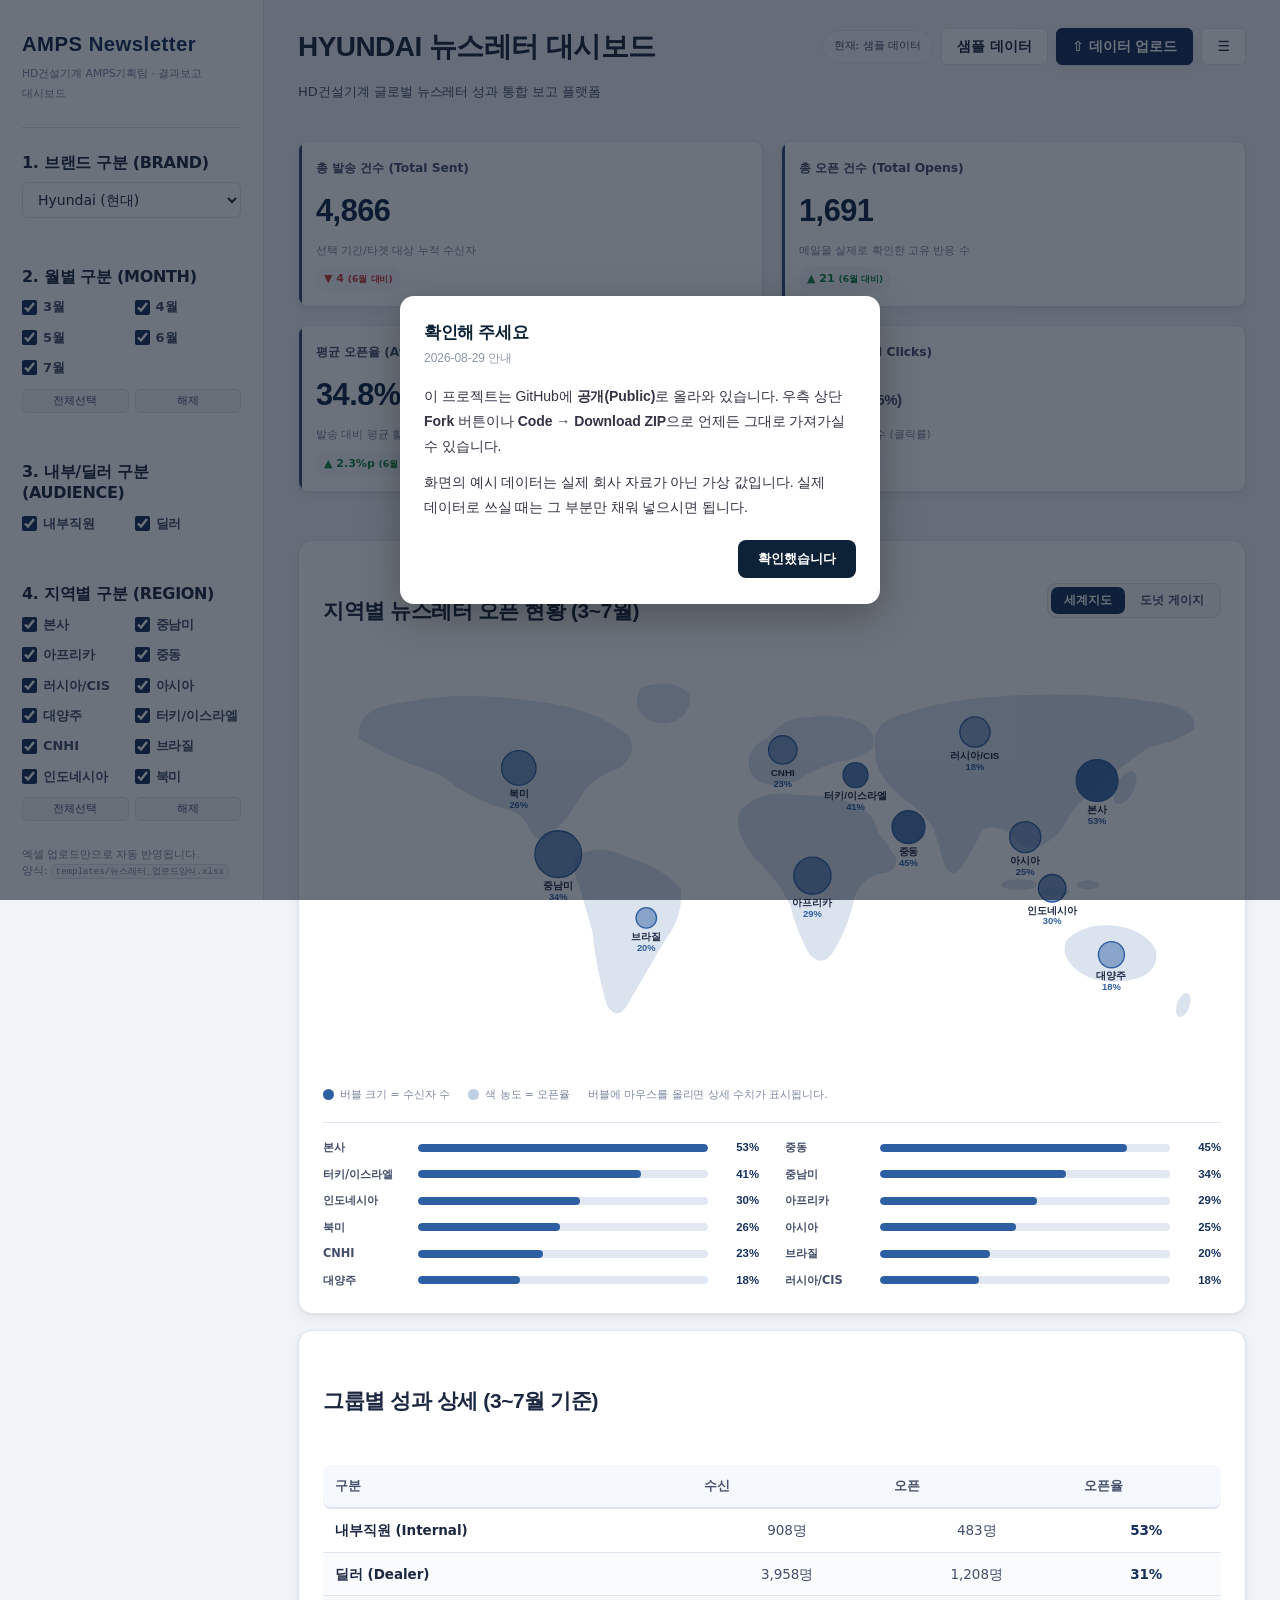
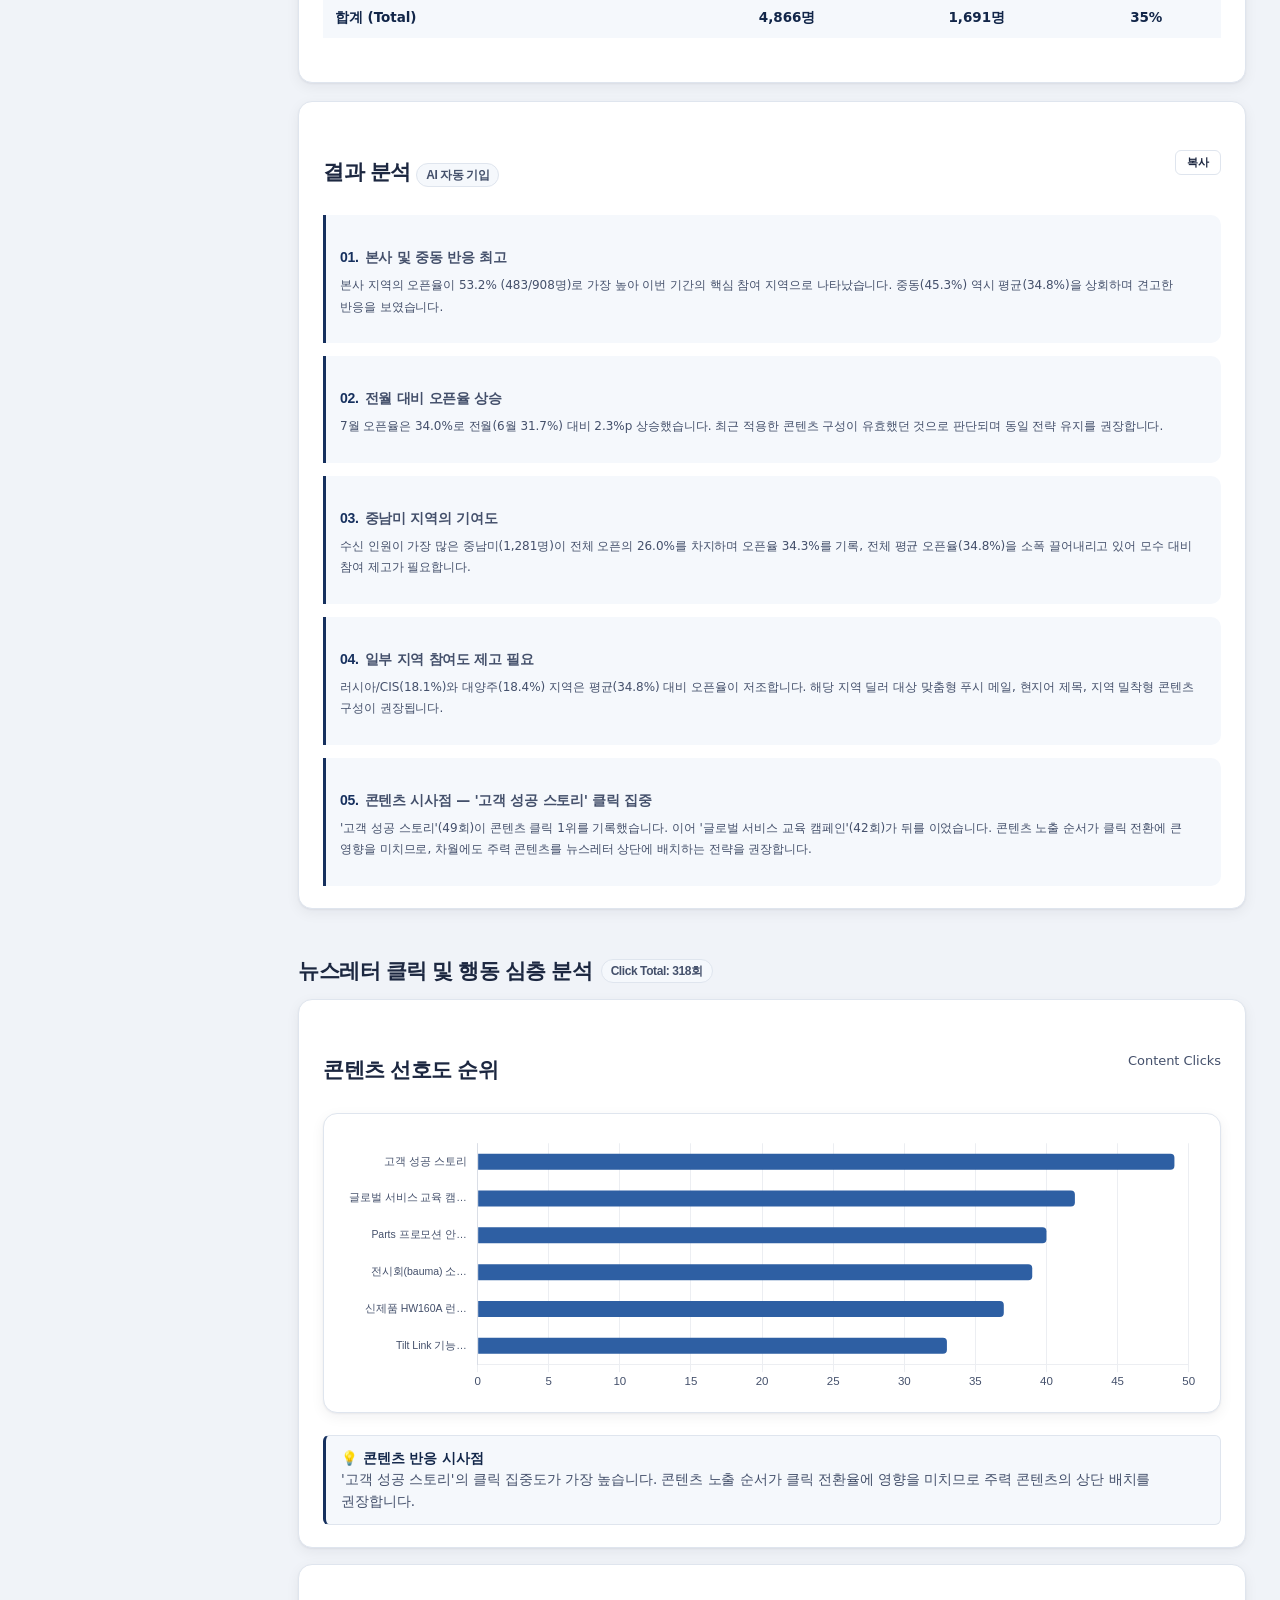
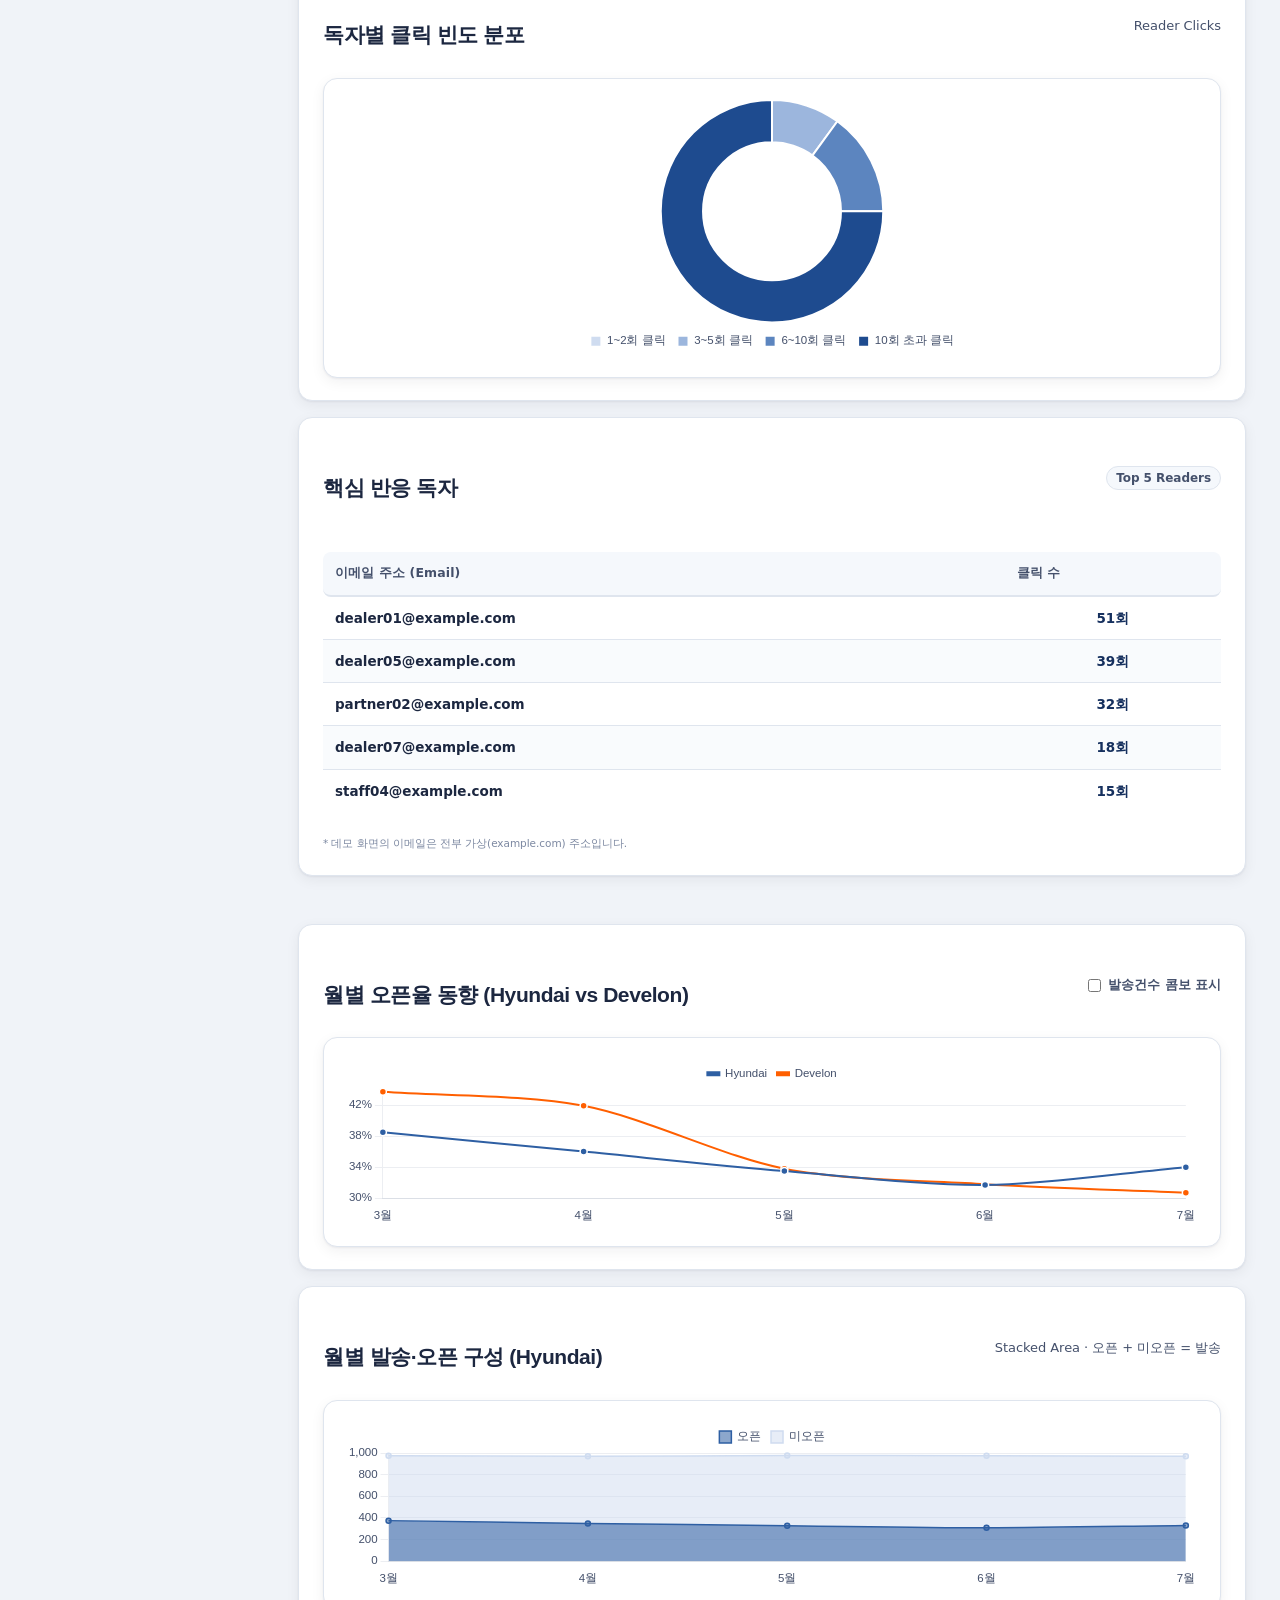
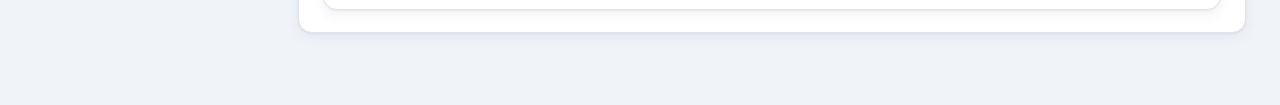
<file: index.html>
<!DOCTYPE html>
<html lang="ko">
<head>
<meta charset="UTF-8">
<meta http-equiv="refresh" content="0; url=dashboard_newsletter/index.html">
<title>AMPS 뉴스레터 대시보드</title>
<link rel="stylesheet" href="dashboard_newsletter/css/hd-theme.css">
</head>
<body class="hd hd-app">
<p><a href="dashboard_newsletter/index.html">뉴스레터 대시보드로 이동</a></p>
<script>window.location.replace('dashboard_newsletter/index.html');</script>
</body>
</html>
</file>
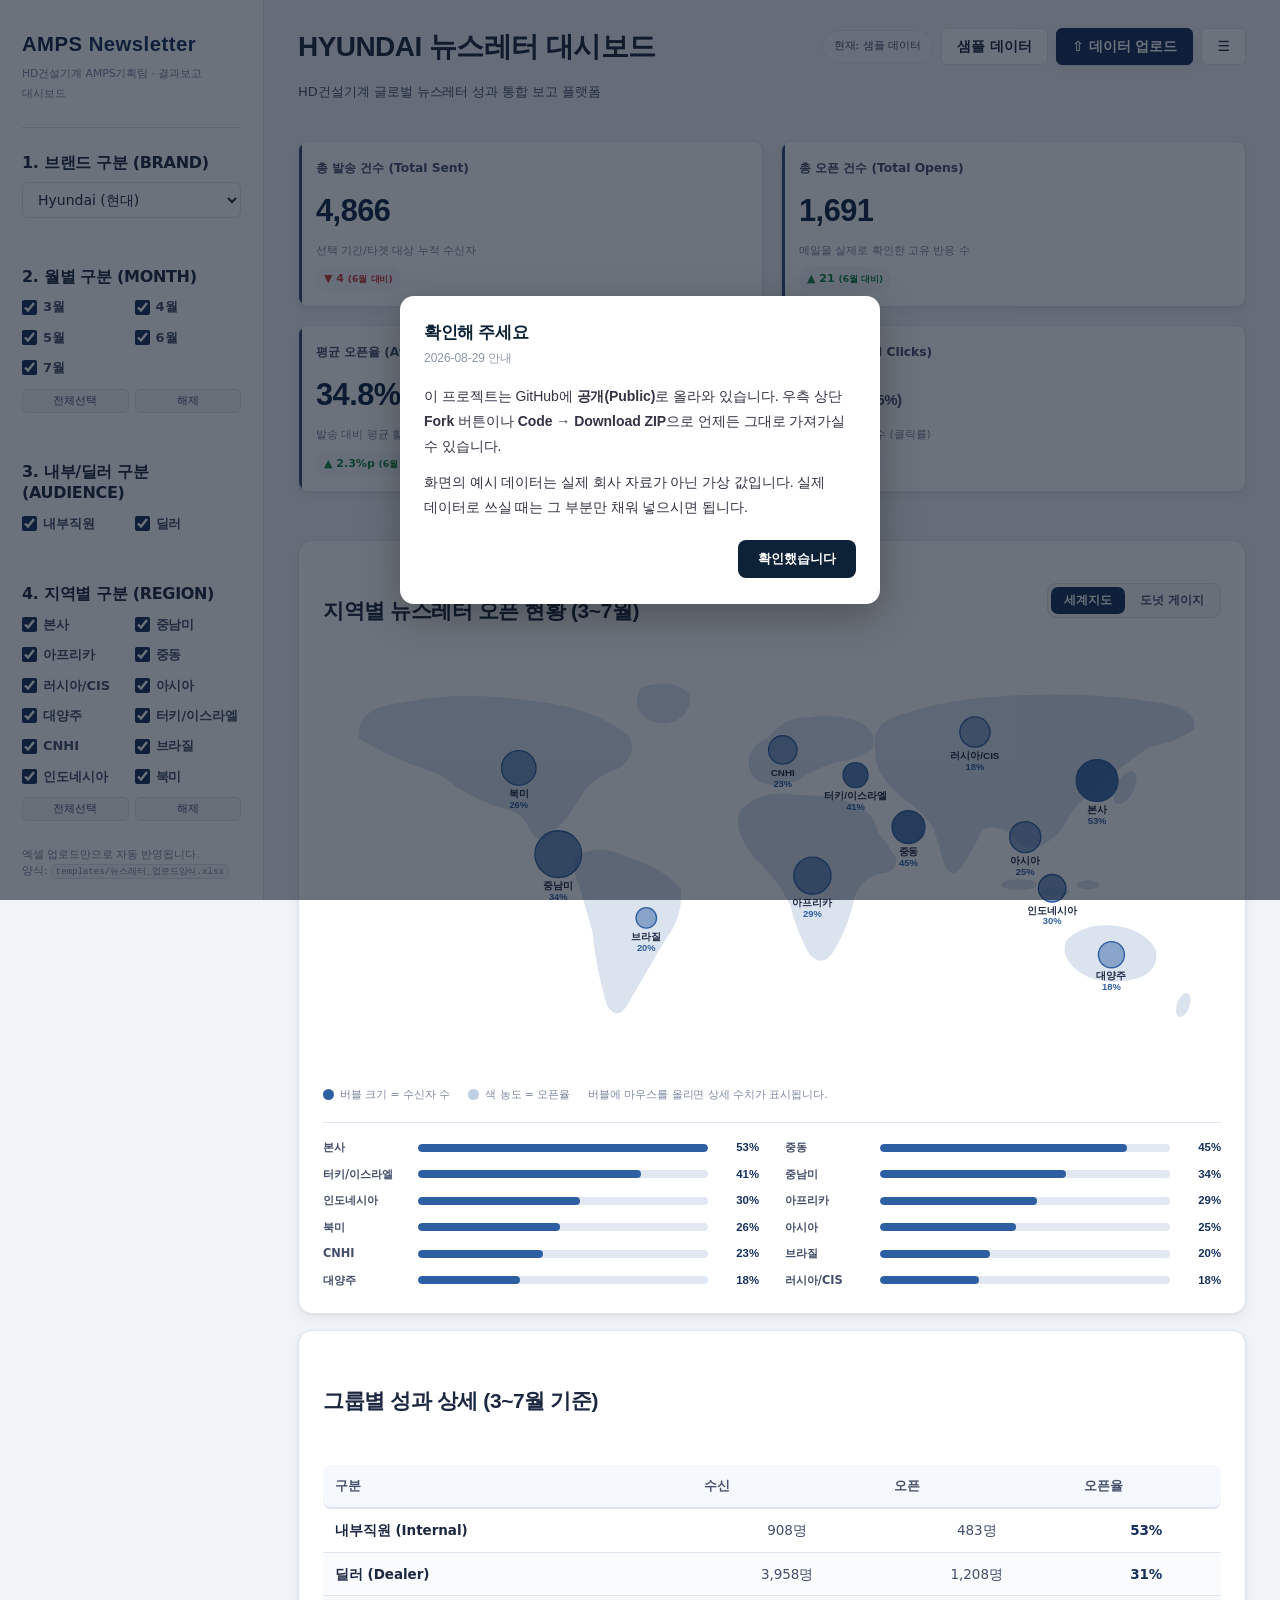
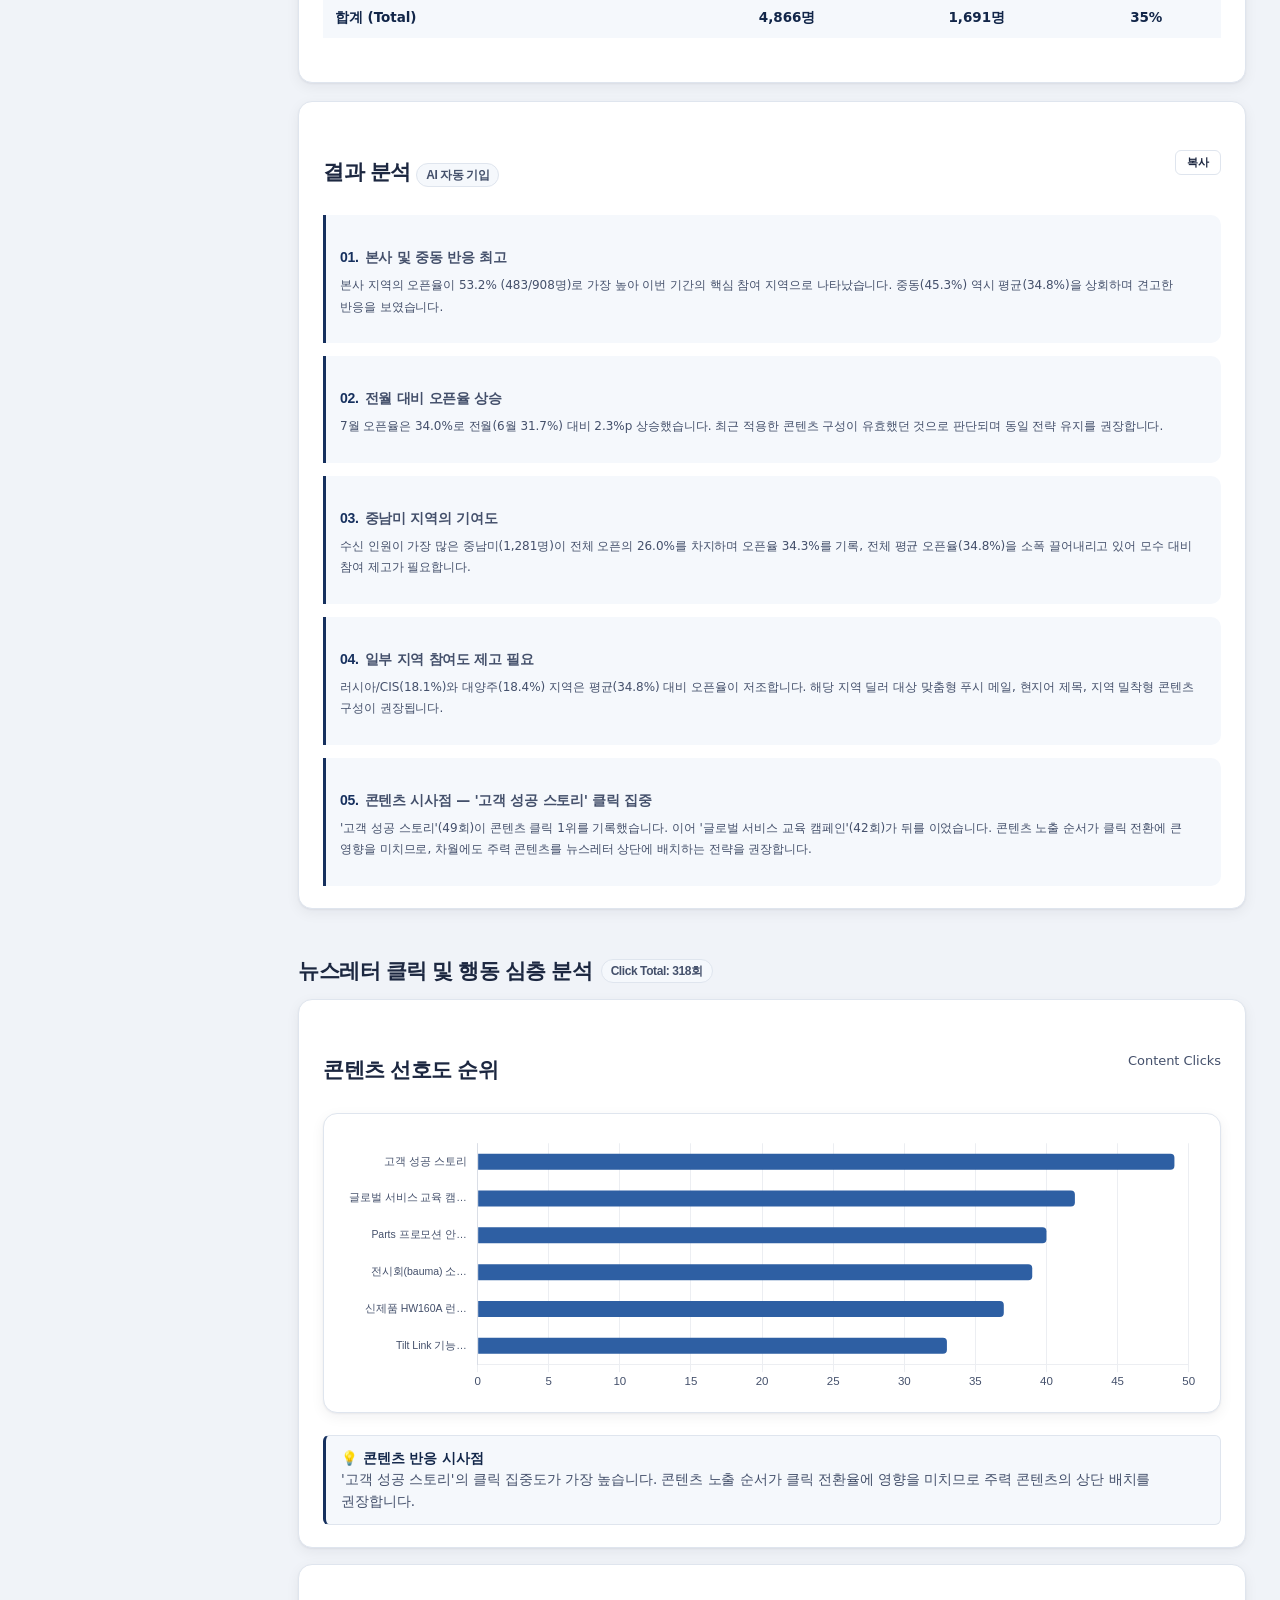
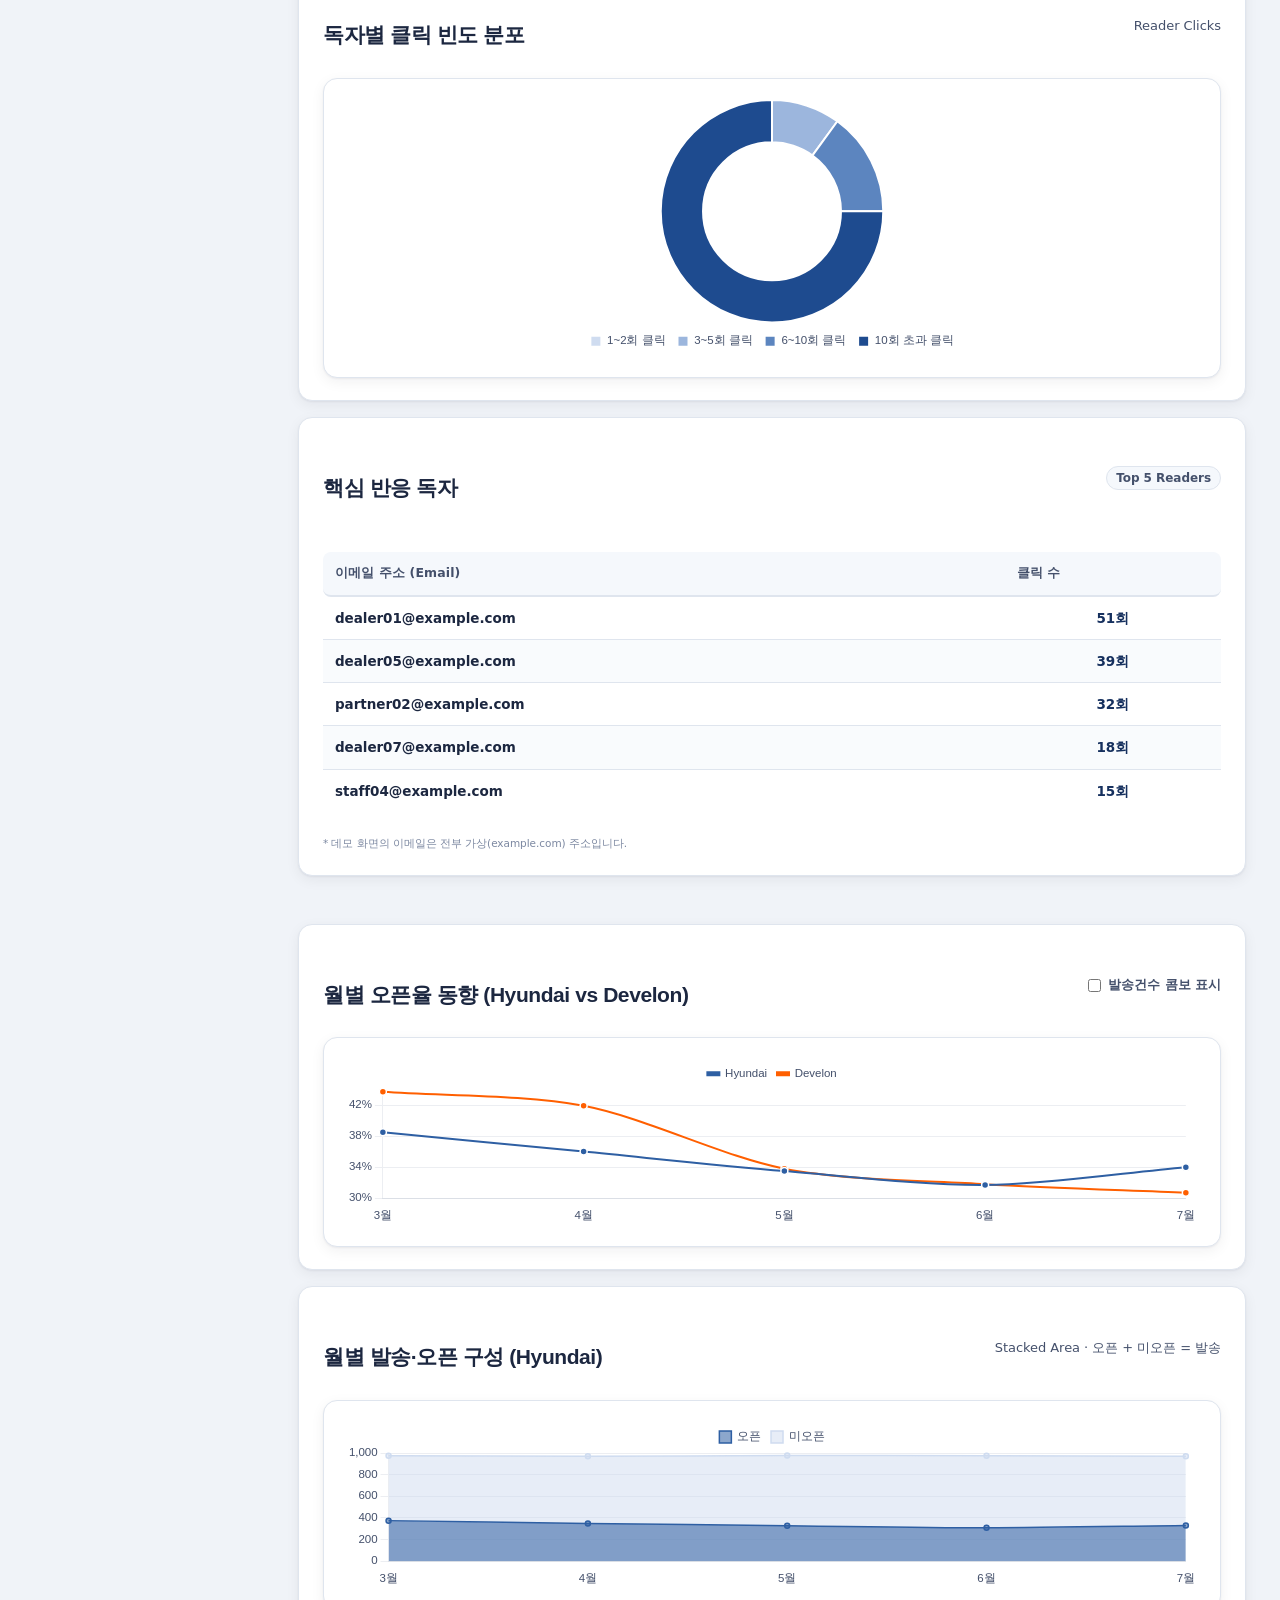
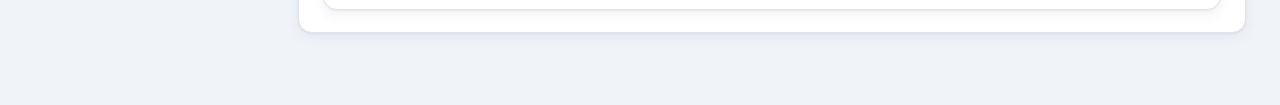
<file: dashboard_newsletter/index.html>
<!DOCTYPE html>
<html lang="ko" data-brand="HYUNDAI" data-mode="light">
<head>
<meta charset="UTF-8">
<meta name="viewport" content="width=device-width, initial-scale=1.0">
<title>AMPS 뉴스레터 대시보드</title>
<!-- DEVELON 영문 서체 Exo (오프라인 시 Arial/Noto Sans KR 폴백) -->
<link rel="stylesheet" href="css/style.css">
<!-- 공통 디자인 시스템. 반드시 기존 CSS 뒤에 온다 —
     특정도가 같으면 나중에 온 쪽이 이기므로 순서가 곧 우선순위다. -->
<link rel="stylesheet" href="css/hd-theme.css">
<link rel="stylesheet" href="css/theme-bridge.css">
<!-- === HD:META:BEGIN (자동 생성 — scripts 로 다시 굽습니다) === -->
<link rel="icon" href="../favicon.svg" type="image/svg+xml">
<link rel="icon" href="../favicon-32.png" sizes="32x32" type="image/png">
<link rel="apple-touch-icon" href="../apple-touch-icon.png">
<link rel="canonical" href="https://aebonlee.github.io/hd-project09/dashboard_newsletter/">
<meta name="robots" content="index,follow">
<meta property="og:type" content="website">
<meta property="og:site_name" content="HD 생성형 AI 업무자동화 전문가과정">
<meta property="og:url" content="https://aebonlee.github.io/hd-project09/dashboard_newsletter/">
<meta property="og:title" content="AMPS 뉴스레터 결과보고 대시보드 — HD 생성형 AI 업무자동화 전문가과정">
<meta property="og:description" content="현대·디벨론 브랜드 테마 자동 전환. 엑셀 업로드만으로 글로벌 뉴스레터 성과가 반영됩니다.">
<meta property="og:image" content="https://aebonlee.github.io/hd-project09/dashboard_newsletter/og-index.png">
<meta property="og:image:width" content="1200">
<meta property="og:image:height" content="630">
<meta property="og:locale" content="ko_KR">
<meta name="twitter:card" content="summary_large_image">
<meta name="twitter:title" content="AMPS 뉴스레터 결과보고 대시보드 — HD 생성형 AI 업무자동화 전문가과정">
<meta name="twitter:description" content="현대·디벨론 브랜드 테마 자동 전환. 엑셀 업로드만으로 글로벌 뉴스레터 성과가 반영됩니다.">
<meta name="twitter:image" content="https://aebonlee.github.io/hd-project09/dashboard_newsletter/og-index.png">
<!-- === HD:META:END === -->
</head>
<body class="hd hd-app">
<div class="layout">

  <!-- ==================== 사이드바 필터 ==================== -->
  <aside class="sidebar" id="sidebar">
    <div class="logo">AMPS <b>Newsletter</b></div>
    <div class="logo-sub">HD건설기계 AMPS기획팀 · 결과보고 대시보드</div>
    <hr>

    <section class="filter-group">
      <h3>1. 브랜드 구분 (BRAND)</h3>
      <select id="brandSelect" aria-label="브랜드 선택">
        <option value="ALL">All (전체)</option>
        <option value="HYUNDAI" selected>Hyundai (현대)</option>
        <option value="DEVELON">Develon (디벨론)</option>
      </select>
    </section>

    <section class="filter-group">
      <h3>2. 월별 구분 (MONTH)</h3>
      <div class="check-grid" id="monthChecks"></div>
      <div class="check-actions">
        <button type="button" data-target="month" data-mode="all">전체선택</button>
        <button type="button" data-target="month" data-mode="none">해제</button>
      </div>
    </section>

    <section class="filter-group">
      <h3>3. 내부/딜러 구분 (AUDIENCE)</h3>
      <div class="check-grid" id="audienceChecks"></div>
    </section>

    <section class="filter-group">
      <h3>4. 지역별 구분 (REGION)</h3>
      <div class="check-grid" id="regionChecks"></div>
      <div class="check-actions">
        <button type="button" data-target="region" data-mode="all">전체선택</button>
        <button type="button" data-target="region" data-mode="none">해제</button>
      </div>
    </section>

    <div class="sidebar-foot">
      엑셀 업로드만으로 자동 반영됩니다.<br>
      양식: <code>templates/뉴스레터_업로드양식.xlsx</code>
    </div>
  </aside>

  <!-- ==================== 메인 ==================== -->
  <main class="main">
    <header class="topbar">
      <div>
        <h1 id="pageTitle">HYUNDAI 뉴스레터 대시보드</h1>
        <p class="subtitle">HD건설기계 글로벌 뉴스레터 성과 통합 보고 플랫폼</p>
      </div>
      <div class="top-actions">
        <span class="data-badge" id="dataBadge">현재: 샘플 데이터</span>
        <button class="btn" id="btnSample" type="button">샘플 데이터</button>
        <button class="btn primary" id="btnUpload" type="button">&#8679; 데이터 업로드</button>
        <button class="btn icon" id="btnMenu" type="button" aria-label="메뉴">&#9776;</button>
        <nav class="menu" id="menuDropdown">
          <button type="button" id="menuUpload"><span class="mi">&#128194;</span>엑셀 데이터 업로드</button>
          <button type="button" id="menuTheme"><span class="mi">&#127769;</span><span id="menuThemeLabel">Dark 테마</span></button>
          <button type="button" id="menuPng"><span class="mi">&#128444;</span>PNG 이미지 저장 (차트별)</button>
          <button type="button" id="menuPdf"><span class="mi">&#128424;</span>PDF 인쇄 / 저장</button>
          <button type="button" id="menuExcel"><span class="mi">&#128229;</span>필터 결과 엑셀 다운로드</button>
        </nav>
      </div>
    </header>

    <!-- KPI 카드 -->
    <section class="kpi-row" id="kpiRow" aria-label="핵심 지표"></section>

    <!-- 지역별 현황 + 그룹별 성과/결과 분석 -->
    <section class="grid">
      <div class="card span-7 region-card">
        <div class="card-head">
          <h2 id="regionTitle">지역별 뉴스레터 오픈 현황</h2>
          <div class="tabs" role="tablist">
            <button type="button" id="tabMap" class="active" role="tab">세계지도</button>
            <button type="button" id="tabGauge" role="tab">도넛 게이지</button>
          </div>
        </div>

        <!-- 세계지도 뷰: 단순화한 대륙 실루엣 + 지역 버블 -->
        <div class="map-wrap" id="mapView">
          <svg viewBox="0 0 1000 470" role="img" aria-label="지역별 오픈율 세계지도">
            <g class="map-land">
              <!-- 북미 -->
              <path d="M 40,95 Q 35,60 90,55 Q 150,42 220,52 Q 300,58 340,92 Q 352,112 330,128 Q 300,138 288,158 Q 272,186 252,204 Q 238,214 230,196 Q 222,176 196,172 Q 160,160 130,135 Q 80,120 40,95 Z"/>
              <!-- 그린란드 -->
              <path d="M 355,38 Q 390,28 408,45 Q 412,70 385,78 Q 358,80 350,60 Q 348,44 355,38 Z"/>
              <!-- 남미 -->
              <path d="M 285,225 Q 310,212 340,228 Q 380,240 398,262 Q 402,292 382,318 Q 362,352 340,390 Q 328,412 316,392 Q 304,352 300,310 Q 288,268 280,244 Q 278,230 285,225 Z"/>
              <!-- 유럽 -->
              <path d="M 475,130 Q 470,105 495,95 Q 515,70 540,72 Q 570,66 600,78 Q 620,92 610,108 Q 590,120 570,122 Q 545,130 528,142 Q 505,150 490,145 Q 477,140 475,130 Z"/>
              <!-- 아프리카 -->
              <path d="M 470,170 Q 490,152 530,158 Q 570,158 595,170 Q 615,180 618,200 Q 630,214 638,228 Q 640,244 620,246 Q 600,250 592,272 Q 585,305 570,330 Q 558,352 542,336 Q 528,312 520,280 Q 505,250 480,228 Q 462,205 462,188 Q 462,176 470,170 Z"/>
              <!-- 아시아 / 러시아 -->
              <path d="M 615,105 Q 610,80 640,70 Q 690,52 760,48 Q 850,42 930,55 Q 975,62 970,85 Q 950,100 920,105 Q 900,118 880,135 Q 866,152 850,160 Q 835,172 828,188 Q 818,206 800,214 Q 782,222 770,206 Q 755,190 735,196 Q 720,226 710,240 Q 700,252 692,236 Q 686,214 680,196 Q 668,176 650,165 Q 630,150 620,132 Q 614,118 615,105 Z"/>
              <!-- 일본 -->
              <ellipse cx="893" cy="150" rx="10" ry="20" transform="rotate(28 893 150)"/>
              <!-- 인도네시아 군도 -->
              <ellipse cx="775" cy="258" rx="20" ry="6"/>
              <ellipse cx="815" cy="266" rx="16" ry="5"/>
              <ellipse cx="852" cy="258" rx="13" ry="5"/>
              <!-- 호주 -->
              <path d="M 830,318 Q 850,300 885,304 Q 918,310 928,332 Q 930,354 908,362 Q 880,370 855,362 Q 832,352 826,334 Q 825,322 830,318 Z"/>
              <!-- 뉴질랜드 -->
              <ellipse cx="958" cy="392" rx="7" ry="14" transform="rotate(20 958 392)"/>
            </g>
            <g id="mapBubbles"></g>
          </svg>
          <div class="map-legend">
            <span class="lg"><span class="dot"></span>버블 크기 = 수신자 수</span>
            <span class="lg"><span class="dot faint"></span>색 농도 = 오픈율</span>
            <span class="lg">버블에 마우스를 올리면 상세 수치가 표시됩니다.</span>
          </div>
          <div class="rank-list" id="mapRankList" aria-label="지역별 오픈율 순위"></div>
        </div>

        <!-- 도넛 게이지 뷰 -->
        <div class="gauge-grid" id="gaugeView" style="display:none"></div>
      </div>

      <div class="span-5" style="display:flex; flex-direction:column; gap:18px; min-width:0;">
        <div class="card">
          <div class="card-head">
            <h2 id="groupTableTitle">그룹별 성과 상세</h2>
            <span class="hint" id="groupTableHint"></span>
          </div>
          <div class="tbl-wrap"><table class="tbl" id="groupTable"></table></div>
        </div>
        <div class="card" style="flex:1">
          <div class="card-head">
            <h2>결과 분석 <span class="badge">AI 자동 기입</span></h2>
            <button class="btn" type="button" id="btnCopyInsights" style="padding:5px 11px; font-size:0.75rem;">복사</button>
          </div>
          <div class="insight-list" id="insightList"></div>
        </div>
      </div>
    </section>

    <!-- ALL 화면: 브랜드 비교 -->
    <section id="allSection" style="display:none">
      <h2 class="section-title">브랜드 비교 <span class="tag">ALL</span></h2>
      <div class="grid">
        <div class="card span-6">
          <div class="card-head"><h2>브랜드/그룹별 오픈율 비교</h2><span class="hint">Grouped comparison</span></div>
          <div class="chart-box"><canvas id="brandGroupChart"></canvas></div>
        </div>
        <div class="card span-6">
          <div class="card-head"><h2>지역별 브랜드 오픈율 비교</h2><span class="hint">Open rate by region</span></div>
          <div class="chart-box tall"><canvas id="brandRegionChart"></canvas></div>
        </div>
        <div class="card span-12">
          <div class="card-head"><h2>지역별 브랜드 발송 비중</h2><span class="hint">100% Stacked · 수신자수 기준</span></div>
          <div class="chart-box tall"><canvas id="brandShareChart"></canvas></div>
        </div>
      </div>
    </section>

    <!-- 클릭 심층 분석 -->
    <section>
      <h2 class="section-title">뉴스레터 클릭 및 행동 심층 분석 <span class="badge" id="clickTotalBadge">Click Total: 0회</span></h2>
      <div class="grid">
        <div class="card span-4">
          <div class="card-head"><h2>콘텐츠 선호도 순위</h2><span class="hint">Content Clicks</span></div>
          <div class="chart-box"><canvas id="contentChart"></canvas></div>
          <div class="callout" id="contentCallout"></div>
        </div>
        <div class="card span-4">
          <div class="card-head"><h2>독자별 클릭 빈도 분포</h2><span class="hint">Reader Clicks</span></div>
          <div class="chart-box"><canvas id="readerChart"></canvas></div>
        </div>
        <div class="card span-4">
          <div class="card-head"><h2>핵심 반응 독자</h2><span class="badge">Top 5 Readers</span></div>
          <div class="tbl-wrap"><table class="tbl" id="vipTable"></table></div>
          <p class="vip-note">* 데모 화면의 이메일은 전부 가상(example.com) 주소입니다.</p>
        </div>
      </div>
    </section>

    <!-- 월별 동향 -->
    <section class="grid">
      <div class="card span-7">
        <div class="card-head">
          <h2>월별 오픈율 동향 (Hyundai vs Develon)</h2>
          <label class="combo-toggle"><input type="checkbox" id="comboToggle"> 발송건수 콤보 표시</label>
        </div>
        <div class="chart-box short"><canvas id="trendChart"></canvas></div>
      </div>
      <div class="card span-5">
        <div class="card-head">
          <h2 id="volumeTitle">월별 발송·오픈 구성</h2>
          <span class="hint">Stacked Area · 오픈 + 미오픈 = 발송</span>
        </div>
        <div class="chart-box short"><canvas id="volumeChart"></canvas></div>
      </div>
    </section>

  </main>
</div>

<!-- 업로드 -->
<input type="file" id="fileInput" accept=".xlsx,.xls,.csv" hidden>
<div class="modal-backdrop" id="uploadModal">
  <div class="modal" role="dialog" aria-modal="true">
    <h3 id="modalTitle">엑셀 업로드 결과</h3>
    <div id="modalBody"></div>
    <div class="m-actions">
      <button class="btn" type="button" id="modalClose">닫기</button>
    </div>
  </div>
</div>

<div class="map-tooltip" id="mapTooltip"></div>
<div id="toast"></div>

<script src="../lib/xlsx.full.min.js"></script>
<script src="../lib/chart.umd.min.js"></script>
<script src="js/sample-data.js"></script>
<script src="js/data.js"></script>
<script src="js/insights.js"></script>
<script src="js/app.js"></script>
<!-- hd-project 공지 팝업 (2026-08-29, 전 리포 공통) -->
<div id="hd-notice-overlay" style="display:none;position:fixed;inset:0;background:rgba(10,20,35,.6);z-index:99999;align-items:center;justify-content:center;padding:20px;">
  <div style="background:#fff;border-radius:14px;max-width:480px;width:100%;padding:26px 24px;box-shadow:0 12px 40px rgba(0,0,0,.28);font-family:'Pretendard','Apple SD Gothic Neo','Malgun Gothic','맑은 고딕',-apple-system,sans-serif;">
    <h2 style="margin:0 0 4px;font-size:17px;color:#0d2137;">확인해 주세요</h2>
    <p style="margin:0 0 14px;font-size:12px;color:#8a97a8;">2026-08-29 안내</p>
    <div style="font-size:14px;line-height:1.75;color:#334;word-break:keep-all;overflow-wrap:break-word;">
      <p>이 프로젝트는 GitHub에 <b>공개(Public)</b>로 올라와 있습니다. 우측 상단 <b>Fork</b> 버튼이나 <b>Code → Download ZIP</b>으로 언제든 그대로 가져가실 수 있습니다.</p>
      <p>화면의 예시 데이터는 실제 회사 자료가 아닌 가상 값입니다. 실제 데이터로 쓰실 때는 그 부분만 채워 넣으시면 됩니다.</p>
    </div>
    <div style="margin-top:20px;text-align:right;">
      <button id="hd-notice-close" style="background:#0d2137;color:#fff;border:none;border-radius:8px;padding:10px 20px;font-size:13px;font-weight:700;cursor:pointer;">확인했습니다</button>
    </div>
  </div>
</div>
<script>
(function(){
  try {
    var KEY = 'hd_notice_20260829_dismissed';
    if (localStorage.getItem(KEY) === '1') return;
    var overlay = document.getElementById('hd-notice-overlay');
    if (!overlay) return;
    overlay.style.display = 'flex';
    function close(){ overlay.style.display='none'; try{localStorage.setItem(KEY,'1');}catch(e){} }
    document.getElementById('hd-notice-close').addEventListener('click', close);
    overlay.addEventListener('click', function(e){ if(e.target===overlay) close(); });
    document.addEventListener('keydown', function(e){ if(e.key==='Escape') close(); });
  } catch(e) {}
})();
</script>

</body>
</html>
</file>
<file: dashboard_newsletter/css/hd-theme.css>
/* ============================================================================
 * hd-theme.css — HD 프로젝트 공통 디자인 시스템
 *
 * 각 프로젝트의 기존 CSS **뒤에** 불러옵니다. CSS 는 특정도가 같으면
 * 나중에 온 쪽이 이기므로, 순서가 곧 우선순위입니다.
 * 앞으로 옮기면 기존 스타일이 되살아나 이 파일이 무력해집니다.
 *
 * 방침
 *  - 클래스 이름을 새로 요구하지 않는다. 프로젝트마다 마크업이 달라서,
 *    요소 선택자(table, button, input …)와 이미 쓰이고 있는 이름
 *    (.card .panel .btn .table .badge .tab .toolbar …)에만 붙는다.
 *  - 색은 토큰 하나만 바꾸면 프로젝트 색이 바뀐다 (--accent).
 *  - 라이트/다크 둘 다 본다.
 * ========================================================================== */

/* 글꼴은 **바깥에서 받아 오지 않는다.**
   폐쇄망에서 열어야 하는데, 스타일시트를 받아 오는 요청은 화면 그리기를 막는다.
   거절되면 차라리 빠른데 폐쇄망에서는 응답이 없어 시간이 다 될 때까지 기다린다.
   그동안 화면이 하얗다 — "안 열린다"로 보이지만 열리는 중이다.
   아래 --hd-sans 의 OS 기본 한글 글꼴로 충분하다. 다시 넣지 말 것. */
/* ---------------------------------------------------------------- 토큰 --- */
:root {
  /* 면 */
  --hd-bg:        #f5f7fa;
  --hd-surface:   #ffffff;
  --hd-surface-2: #f8fafc;
  --hd-line:      #d5dde7;   /* 영역 경계가 보이도록 한 단계 진하게 */
  --hd-line-soft: #e8edf3;

  /* 글자 */
  --hd-ink:    #0f172a;
  --hd-ink-2:  #475569;
  /* #94a3b8 은 흰 바탕에서 2.56:1 로 본문 기준(4.5)에 못 미쳤다.
     지표 카드 라벨·보조 설명에 쓰이는 색이라 실제로 읽기 어려웠다. */
  --hd-ink-3:  #64748b;   /* 4.76:1 */

  /* 강조 — 프로젝트마다 이 두 줄만 바꾸면 색이 바뀐다 */
  /* hd-project09 */
  --accent:      #1d4ed8;
  --accent-deep: #1740a8;
  --accent-soft: #e8eefc;
  --on-accent:   #ffffff;

  /* 상태 */
  --hd-ok:        #0a6045;   --hd-ok-soft:   #e3f4ec;   /* 짙게 */
  --hd-warn:      #9a6400;   --hd-warn-soft: #fdf4e3;
  --hd-bad:       #c8341f;   --hd-bad-soft:  #fdeae7;   /* 밝게 — 성공과 명도를 벌린다 */
  --hd-info:      #1d4ed8;   --hd-info-soft: #e8eefc;

  /* 형태 */
  --hd-r-sm: 6px;
  --hd-r:    10px;
  --hd-r-lg: 14px;
  --hd-shadow:    0 1px 2px rgba(15, 23, 42, .04), 0 1px 3px rgba(15, 23, 42, .06);
  --hd-shadow-lg: 0 4px 6px -2px rgba(15, 23, 42, .05), 0 12px 24px -6px rgba(15, 23, 42, .10);

  /* 폭 (§9.1) */
  --container-wide:  1280px;
  --container-read:  1100px;
  --container-prose:  860px;
  --container-pad:     20px;

  /* 세로 리듬 — 간격을 다섯 단계로만 쓴다.
     요소마다 제각각 정하면(12.6 · 14 · 15 · 20px …) 규칙이 없어 보이고,
     새 요소를 넣을 때마다 눈대중으로 또 다른 값이 생긴다. */
  --sp-1: 8px;    /* 목록 항목 사이 */
  --sp-2: 14px;   /* 문단 사이 */
  --sp-3: 22px;   /* 표·코드·안내 띠 위아래 */
  --sp-4: 34px;   /* 소제목 위 */
  --sp-5: 48px;   /* 큰 단락 사이 */

  /* 한국어 줄간격.
     한글은 받침 때문에 글자 높이가 커서 라틴 문자와 같은 값이면 답답하다.
     본문 1.8, 제목은 줄이 길지 않으므로 1.35. */
  --lh-body:  1.8;
  --lh-tight: 1.35;

  --hd-sans: "Pretendard Variable", Pretendard, -apple-system, BlinkMacSystemFont,
             "Apple SD Gothic Neo", "Malgun Gothic", "Noto Sans KR", system-ui, sans-serif;
  --hd-mono: "SF Mono", ui-monospace, SFMono-Regular, Menlo, Consolas,
             "D2Coding", monospace;
}

@media (min-width: 640px)  { :root { --container-pad: 28px; } }
@media (min-width: 1024px) { :root { --container-pad: 40px; } }

@media (prefers-color-scheme: dark) {
  :root:not([data-theme="light"]) {
    --hd-bg:        #0b1220;
    --hd-surface:   #121a2a;
    --hd-surface-2: #162033;
    --hd-line:      #24304a;
    --hd-line-soft: #1b2436;
    --hd-ink:       #e8eef7;
    --hd-ink-2:     #a9b6c9;
    --hd-ink-3:     #8d9cb3;   /* 어두운 바탕에서는 밝혀야 4.5:1 이 된다 */
    --accent:       #3aa8d8;
    --accent-deep:  #6cc4e8;
    --accent-soft:  #14293a;
    --on-accent:    #06121b;
    --hd-ok-soft:   #10281d;
    --hd-warn-soft: #2a2110;
    --hd-bad-soft:  #2c1512;
    --hd-info-soft: #131e3b;
    --hd-shadow:    0 1px 2px rgba(0, 0, 0, .35);
    --hd-shadow-lg: 0 12px 28px -8px rgba(0, 0, 0, .55);
  }
}
:root[data-theme="dark"] {
  --hd-bg: #0b1220; --hd-surface: #121a2a; --hd-surface-2: #162033;
  --hd-line: #24304a; --hd-line-soft: #1b2436;
  --hd-ink: #e8eef7; --hd-ink-2: #a9b6c9; --hd-ink-3: #6b7b93;
  --accent: #3aa8d8; --accent-deep: #6cc4e8; --accent-soft: #14293a; --on-accent: #06121b;
  --hd-ok-soft: #10281d; --hd-warn-soft: #2a2110; --hd-bad-soft: #2c1512; --hd-info-soft: #131e3b;
  --hd-shadow: 0 1px 2px rgba(0,0,0,.35);
  --hd-shadow-lg: 0 12px 28px -8px rgba(0,0,0,.55);
}

/* ---------------------------------------------------------------- 바탕 --- */

*, *::before, *::after { box-sizing: border-box; }

body.hd.hd-app {
  margin: 0;
  background: var(--hd-bg);
  color: var(--hd-ink);
  font-family: var(--hd-sans);
  font-size: 15px;
  line-height: var(--lh-body);
  letter-spacing: -0.003em;
  -webkit-font-smoothing: antialiased;
  /* 한국어 워드랩 표준 — break-word 단독은 어절 중간이 끊긴다 */
  word-break: keep-all;
  overflow-wrap: break-word;
}

/* 가로 스크롤은 표·코드 같은 제 컨테이너 안에서만 (§9) */
html, body.hd.hd-app { overflow-x: hidden; }

::selection { background: var(--accent); color: var(--on-accent); }

/* ⚠ 링크 색은 **클래스가 없는 순수 링크**에만 준다.
   `a` 전체에 주면, 프로젝트가 색을 칠해 둔 항목까지 덮는다.
   실제로 hd-project05 의 선택된 메뉴(`.nav-item.active`)는 짙은 남색 면에
   흰 글자로 지정돼 있었는데, 여기에 강조색을 얹어 대비 1.56 이 되어
   글자가 배경에 묻혔다. 특정도가 같으면 나중에 온 쪽이 이기기 때문이다.
   네비·버튼 역할을 하는 링크는 대부분 클래스를 갖고 있으므로 이 조건으로 갈린다. */
.hd.hd-app a:not([class]) {
  color: var(--accent);
  text-decoration-color: color-mix(in srgb, var(--accent) 35%, transparent);
  text-underline-offset: 3px;
}
.hd.hd-app a:not([class]):hover { text-decoration-color: currentColor; }

.hd.hd-app :where(h1, h2, h3, h4, h5, h6) {
  color: var(--hd-ink);
  font-weight: 700;
  letter-spacing: -0.02em;
  line-height: 1.3;
  margin: 0 0 .5em;
}
.hd.hd-app :where(h1) { font-size: clamp(22px, 1.2vw + 18px, 28px); }
.hd.hd-app :where(h2) { font-size: clamp(18px, .6vw + 16px, 21px); }
.hd.hd-app :where(h3) { font-size: 16px; }
.hd.hd-app :where(h4) { font-size: 14px; color: var(--hd-ink-2); }

.hd.hd-app :where(p) { margin: 0 0 .9em; }
.hd.hd-app :where(hr) { border: 0; border-top: 1px solid var(--hd-line); margin: 24px 0; }

.hd.hd-app :where(code, kbd, samp) {
  font-family: var(--hd-mono);
  font-size: .88em;
  background: var(--hd-surface-2);
  border: 1px solid var(--hd-line-soft);
  border-radius: 5px;
  padding: .1em .4em;
}
.hd.hd-app :where(pre) {
  font-family: var(--hd-mono);
  background: var(--hd-surface-2);
  border: 1px solid var(--hd-line);
  border-radius: var(--hd-r);
  padding: 14px 16px;
  overflow-x: auto;           /* 가로 스크롤은 여기서만 */
  line-height: 1.6;
}
.hd.hd-app :where(pre) code { background: none; border: 0; padding: 0; }

/* ------------------------------------------------------------ 앱 골격 --- */

/* ⚠ 페이지 최상단 헤더(body 의 직계 자식)만 칠한다.
   `.topbar` 만 보고 칠하면 안 된다 — 어떤 프로젝트는 본문 안쪽 제목 줄에도
   같은 이름을 쓴다(hd-project09). 거기까지 칠하면 그 프로젝트가 정해 둔
   짙은 제목 색이 그대로 남아 배경과 같은 계열이 되고 글자가 사라진다. */
body.hd.hd-app > header {
  background: linear-gradient(180deg, var(--accent-deep), var(--accent));
  color: var(--on-accent);
  border-bottom: 1px solid color-mix(in srgb, var(--accent-deep) 70%, #000);
  box-shadow: var(--hd-shadow);
  padding: 14px 0;
}
/* 헤더 안쪽 정렬선을 본문과 맞춘다.
   안에 폭 제한 래퍼(.inner/.wrap/.topbar-inner)가 있는 헤더는 그 래퍼가 이미
   가운데로 모으므로 건드리지 않는다. 래퍼 없이 h1 이 바로 들어 있는 헤더만
   본문과 같은 지점에서 시작하게 한다 — 안 그러면 제목은 화면 끝에 붙고
   본문 카드만 안쪽에 있어 좌측 선이 두 개로 보인다. */
body.hd.hd-app > header:not(:has(> .inner)):not(:has(> .wrap)):not(:has(> .topbar-inner)) {
  padding-left: max(var(--container-pad), calc((100% - var(--container-wide)) / 2));
  padding-right: max(var(--container-pad), calc((100% - var(--container-wide)) / 2));
}

/* 헤더 안 글자는 전부 밝게.
   프로젝트마다 부제에 `.sub` `.subtitle` `.muted` `small` 을 제각각 쓰는데,
   그 색이 어두운 회색으로 남아 그라디언트에 묻히는 것이 가장 흔한 가독성 사고였다.
   특정도를 넉넉히 올려 확실히 이기게 한다. */
body.hd.hd-app > header h1,
body.hd.hd-app > header h2,
body.hd.hd-app > header h3,
body.hd.hd-app > header .brand-text,
body.hd.hd-app > header a { color: #fff; }

body.hd.hd-app > header p,
body.hd.hd-app > header small,
body.hd.hd-app > header span,
body.hd.hd-app > header label,
body.hd.hd-app > header .sub,
body.hd.hd-app > header .subtitle,
body.hd.hd-app > header .muted,
body.hd.hd-app > header .hint,
body.hd.hd-app > header .note,
body.hd.hd-app > header .data-status,
body.hd.hd-app > header .desc {
  /* 흰색보다 살짝 낮춰 제목과 층을 만든다. 이 값에서도 대비는 넉넉하다. */
  color: rgba(255, 255, 255, .82);
}

/* 헤더 안 버튼·입력은 배경이 어두우므로 따로 잡는다 */
body.hd.hd-app > header .btn,
body.hd.hd-app > header button {
  background: rgba(255, 255, 255, .12);
  border-color: rgba(255, 255, 255, .32);
  color: #fff;
}
body.hd.hd-app > header .btn:hover,
body.hd.hd-app > header button:hover {
  background: rgba(255, 255, 255, .22);
  border-color: #fff;
}
body.hd.hd-app > header .btn.active,
body.hd.hd-app > header button.active,
body.hd.hd-app > header .btn-primary,
body.hd.hd-app > header .btn.primary {
  background: #fff;
  border-color: #fff;
  color: var(--accent-deep);
  font-weight: 700;
}
body.hd.hd-app > header select,
body.hd.hd-app > header input {
  background: rgba(255, 255, 255, .95);
  border-color: rgba(255, 255, 255, .5);
  color: var(--hd-ink);
}

.hd.hd-app .brand-mark {
  display: inline-flex; align-items: center; justify-content: center;
  font-weight: 800; letter-spacing: .02em;
  background: rgba(255, 255, 255, .16);
  border: 1px solid rgba(255, 255, 255, .22);
  color: #fff;
  padding: 4px 11px;
  border-radius: var(--hd-r-sm);
  backdrop-filter: saturate(140%) blur(2px);
}

/* 폭 제한 — 배경은 전면, 내용만 가운데 (§9.1) */
/* ⚠ `.layout` `.page` `.container` `main.main` 같은 범용 이름에는 폭을 걸지 않는다.
   사이드바 레이아웃이 그 이름을 쓰는 프로젝트가 있고(hd-project05·09),
   거기에 `margin: auto` 를 걸면 본문이 사이드바 밑으로 들어가 글자가 잘린다.
   실제로 05 를 그렇게 깨뜨렸다. 폭은 `.inner` 와 04 의 `.wrap` 에만 건다. */
.hd.hd-app .inner,
body.hd.hd-app > header.site-header > .wrap,
body.hd.hd-app > main.wrap {
  max-width: calc(var(--container-wide) + 2 * var(--container-pad));
  padding-left: var(--container-pad);
  padding-right: var(--container-pad);
  margin-left: auto;
  margin-right: auto;
}

/* 페이지 머리 */
.hd.hd-app .page-head {
  display: flex; flex-wrap: wrap; gap: 12px 20px;
  align-items: flex-start; justify-content: space-between;
  padding: 26px 0 18px;
}
.hd.hd-app .page-head h1 { margin: 0 0 4px; }
.hd.hd-app .page-head .muted, .hd.hd-app .page-head .sub, .hd.hd-app .page-head .subtitle { margin: 0; }

/* ----------------------------------------------------------- 컨테이너 --- */

.hd.hd-app .card, .hd.hd-app .panel, .hd.hd-app .box, .hd.hd-app .section-card, .hd.hd-app .chart-box {
  background: var(--hd-surface);
  border: 1px solid var(--hd-line);
  border-radius: var(--hd-r-lg);
  box-shadow: var(--hd-shadow);
  padding: 20px 22px;
}
.hd.hd-app .card + .card, .hd.hd-app .panel + .panel { margin-top: 18px; }

.hd.hd-app .card > :first-child, .hd.hd-app .panel > :first-child { margin-top: 0; }
.hd.hd-app .card > :last-child, .hd.hd-app .panel > :last-child { margin-bottom: 0; }

/* 카드 제목에 얇은 강조선 — 밋밋함을 없애는 가장 값싼 장치 */
.hd.hd-app .card > h2, .hd.hd-app .panel > h2, .hd.hd-app .card > h3, .hd.hd-app .panel > h3 {
  position: relative;
  padding-left: 12px;
}
.hd.hd-app .card > h2::before, .hd.hd-app .panel > h2::before, .hd.hd-app .card > h3::before, .hd.hd-app .panel > h3::before {
  content: "";
  position: absolute; left: 0; top: .22em; bottom: .22em;
  width: 3px; border-radius: 2px;
  background: var(--accent);
}

/* 격자 — minmax(0,1fr) 로 내용이 커도 칸이 삐져나오지 않게 (§9.7) */
/* 지표 한 줄 — 숫자만 들어가므로 좁아도 된다.
   195px 이면 1280px 폭에 여섯 칸이 들어간다. 230px 이면 다섯 칸에서 끊겨
   마지막 한 칸이 다음 줄에 혼자 남는다(사업장 6곳에서 실제로 그랬다). */
.hd.hd-app .kpi-grid, .hd.hd-app .stat-grid {
  display: grid;
  grid-template-columns: repeat(auto-fit, minmax(min(195px, 100%), 1fr));
  gap: 14px;
}

/* 내용이 든 카드 묶음 — 제목·설명·태그·버튼이 들어가므로 넓어야 읽힌다.
   지표 카드와 같은 값(195px)을 쓰면 글이 든 카드가 잘게 쪼개져 읽을 수 없다. */
.hd.hd-app .grid, .hd.hd-app .cards, .hd.hd-app .card-grid {
  display: grid;
  grid-template-columns: repeat(auto-fit, minmax(min(320px, 100%), 1fr));
  gap: 16px;
}

/* 지표 카드 */
.hd.hd-app .stat, .hd.hd-app .stat-card, .hd.hd-app .kpi, .hd.hd-app .kpi-card {
  background: var(--hd-surface);
  border: 1px solid var(--hd-line);
  border-radius: var(--hd-r);
  padding: 15px 17px;
  min-width: 0;
  position: relative;
  overflow: hidden;
  transition: border-color .15s ease, transform .15s ease;
}
.hd.hd-app .stat::after, .hd.hd-app .stat-card::after, .hd.hd-app .kpi::after, .hd.hd-app .kpi-card::after {
  content: ""; position: absolute; inset: 0 auto 0 0; width: 3px;
  background: var(--accent); opacity: .85;
}
.hd.hd-app .stat:hover, .hd.hd-app .stat-card:hover, .hd.hd-app .kpi:hover { border-color: var(--accent); }
.hd.hd-app :where(.stat, .stat-card, .kpi, .kpi-card) .stat-label, .hd.hd-app :where(.stat, .stat-card, .kpi, .kpi-card) .k, .hd.hd-app :where(.stat, .stat-card, .kpi, .kpi-card) .label {
  font-size: 12px; color: var(--hd-ink-3); font-weight: 600;
  letter-spacing: .01em; text-transform: none;
}
.hd.hd-app :where(.stat, .stat-card, .kpi, .kpi-card) .stat-value, .hd.hd-app :where(.stat, .stat-card, .kpi, .kpi-card) .v, .hd.hd-app :where(.stat, .stat-card, .kpi, .kpi-card) .value {
  font-size: 24px; font-weight: 750; line-height: 1.25;
  color: var(--hd-ink);
  font-variant-numeric: tabular-nums;
  letter-spacing: -0.02em;
}

/* ------------------------------------------------------------------ 표 --- */

.hd.hd-app .table-wrap, .hd.hd-app .tablewrap, .hd.hd-app .table-scroll {
  overflow-x: auto;                      /* 가로 스크롤은 표 안에서만 */
  border: 1px solid var(--hd-line);
  border-radius: var(--hd-r);
  background: var(--hd-surface);
}
.hd.hd-app .card .table-wrap, .hd.hd-app .panel .table-wrap, .hd.hd-app .card .tablewrap, .hd.hd-app .panel .tablewrap { box-shadow: none; }

.hd.hd-app table, .hd.hd-app .table, .hd.hd-app .tbl {
  border-collapse: separate;
  border-spacing: 0;
  width: 100%;
  font-size: 13.5px;
}
.hd.hd-app table th, .hd.hd-app .table th, .hd.hd-app .tbl th {
  background: var(--hd-surface-2);
  color: var(--hd-ink-2);
  font-weight: 700;
  font-size: 12.5px;
  letter-spacing: .01em;
  text-align: left;
  white-space: nowrap;
  padding: 10px 12px;
  border-bottom: 1px solid var(--hd-line);
  position: sticky; top: 0; z-index: 1;
}
.hd.hd-app table td, .hd.hd-app .table td, .hd.hd-app .tbl td {
  padding: 10px 12px;
  border-bottom: 1px solid var(--hd-line-soft);
  vertical-align: top;
}
.hd.hd-app table tbody tr:last-child td, .hd.hd-app .table tbody tr:last-child td, .hd.hd-app .tbl tbody tr:last-child td { border-bottom: 0; }
.hd.hd-app table tbody tr:hover td, .hd.hd-app .table tbody tr:hover td, .hd.hd-app .tbl tbody tr:hover td { background: var(--hd-surface-2); }
.hd.hd-app table td.num, .hd.hd-app table th.num, .hd.hd-app .table td.num, .hd.hd-app .table th.num, .hd.hd-app .tbl td.num, .hd.hd-app .tbl th.num {
  text-align: right;
  font-variant-numeric: tabular-nums;
  white-space: nowrap;
}
.hd.hd-app table .mono, .hd.hd-app .table .mono, .hd.hd-app .tbl .mono, .hd.hd-app .mono { font-family: var(--hd-mono); font-size: .95em; }

/* ---------------------------------------------------------------- 버튼 --- */

.hd.hd-app .btn, .hd.hd-app button.btn, .hd.hd-app a.btn {
  display: inline-flex; align-items: center; gap: 6px;
  font: inherit; font-size: 14px; font-weight: 600;
  line-height: 1.2;
  padding: 9px 15px;
  border-radius: var(--hd-r-sm);
  border: 1px solid var(--hd-line);
  background: var(--hd-surface);
  color: var(--hd-ink);
  cursor: pointer;
  text-decoration: none;
  transition: background .15s ease, border-color .15s ease, box-shadow .15s ease, transform .05s ease;
}
.hd.hd-app .btn:hover { border-color: var(--hd-ink-3); background: var(--hd-surface-2); }
.hd.hd-app .btn:active { transform: translateY(1px); }
.hd.hd-app .btn:focus-visible { outline: 2px solid var(--accent); outline-offset: 2px; }

.hd.hd-app .btn-primary, .hd.hd-app .btn.primary {
  background: var(--accent);
  border-color: var(--accent);
  color: var(--on-accent);
  box-shadow: var(--hd-shadow);
}
.hd.hd-app .btn-primary:hover, .hd.hd-app .btn.primary:hover {
  background: var(--accent-deep); border-color: var(--accent-deep); color: var(--on-accent);
}

.hd.hd-app .btn-secondary, .hd.hd-app .btn.secondary {
  background: var(--accent-soft);
  border-color: color-mix(in srgb, var(--accent) 30%, transparent);
  color: var(--accent-deep);
}
.hd.hd-app .btn-secondary:hover, .hd.hd-app .btn.secondary:hover {
  border-color: var(--accent); background: var(--accent-soft);
}

.hd.hd-app .btn-ghost, .hd.hd-app .btn.ghost { background: transparent; }
.hd.hd-app .btn-ghost:hover, .hd.hd-app .btn.ghost:hover { background: var(--hd-surface-2); }

.hd.hd-app .btn-danger, .hd.hd-app .btn.danger {
  background: var(--hd-bad); border-color: var(--hd-bad); color: #fff;
}
.hd.hd-app .btn-danger:hover { background: #93130b; border-color: #93130b; }

.hd.hd-app .btn-sm, .hd.hd-app .btn.small { font-size: 13px; padding: 6px 11px; }
.hd.hd-app .btn:disabled, .hd.hd-app .btn[disabled] { opacity: .5; cursor: not-allowed; }

.hd.hd-app .topbar .btn-ghost, .hd.hd-app .topbar .btn.ghost {
  border-color: rgba(255,255,255,.35); color: #fff; background: rgba(255,255,255,.08);
}
.hd.hd-app .topbar .btn-ghost:hover { background: rgba(255,255,255,.18); border-color: #fff; }

.hd.hd-app .btn-group, .hd.hd-app .toolbar, .hd.hd-app .actions {
  display: flex; flex-wrap: wrap; gap: 8px; align-items: center;
}

/* ---------------------------------------------------------------- 입력 --- */

.hd.hd-app input, .hd.hd-app select, .hd.hd-app textarea {
  font: inherit;
  font-size: 14px;
  color: var(--hd-ink);
  background: var(--hd-surface);
  border: 1px solid var(--hd-line);
  border-radius: var(--hd-r-sm);
  padding: 8px 11px;
  max-width: 100%;
  transition: border-color .15s ease, box-shadow .15s ease;
}
.hd.hd-app input:focus, .hd.hd-app select:focus, .hd.hd-app textarea:focus {
  outline: none;
  border-color: var(--accent);
  box-shadow: 0 0 0 3px color-mix(in srgb, var(--accent) 18%, transparent);
}
.hd.hd-app input[type="checkbox"], .hd.hd-app input[type="radio"] { accent-color: var(--accent); }
.hd.hd-app input::placeholder, .hd.hd-app textarea::placeholder { color: var(--hd-ink-3); }
.hd.hd-app label { font-size: 13px; color: var(--hd-ink-2); font-weight: 600; }

.hd.hd-app .form-row, .hd.hd-app .field-row {
  display: flex; flex-wrap: wrap; gap: 12px; align-items: flex-end;
  margin: 12px 0;
}
.hd.hd-app .form-row label, .hd.hd-app .field-row label {
  display: flex; flex-direction: column; gap: 5px;
}

/* ------------------------------------------------------------------ 탭 --- */

.hd.hd-app .tab-bar, .hd.hd-app .tabs, .hd.hd-app .tabs-inner {
  display: flex; gap: 2px;
  border-bottom: 1px solid var(--hd-line);
  overflow-x: auto;
  scrollbar-width: none;
}
.hd.hd-app .tab-bar::-webkit-scrollbar, .hd.hd-app .tabs::-webkit-scrollbar { display: none; }

.hd.hd-app .tab {
  font: inherit; font-size: 14px; font-weight: 600;
  color: var(--hd-ink-2);
  background: none; border: 0;
  border-bottom: 2px solid transparent;
  padding: 12px 14px;
  cursor: pointer; white-space: nowrap;
  transition: color .15s ease, border-color .15s ease;
}
.hd.hd-app .tab:hover { color: var(--hd-ink); }
.hd.hd-app .tab.active { color: var(--accent); border-bottom-color: var(--accent); }

/* ------------------------------------------------------------ 상태 표시 --- */

.hd.hd-app .badge, .hd.hd-app .tag, .hd.hd-app .pill, .hd.hd-app .chip {
  display: inline-flex; align-items: center; gap: 4px;
  font-size: 12px; font-weight: 700; line-height: 1.5;
  padding: 2px 9px;
  border-radius: 999px;
  background: var(--hd-surface-2);
  color: var(--hd-ink-2);
  border: 1px solid var(--hd-line);
  white-space: nowrap;
}
.hd.hd-app :where(.badge, .tag, .pill).ok, .hd.hd-app .badge-ok, .hd.hd-app .badge-approved, .hd.hd-app .badge-match, .hd.hd-app .badge-done, .hd.hd-app .status-ok {
  background: var(--hd-ok-soft); color: var(--hd-ok); border-color: transparent;
}
.hd.hd-app :where(.badge, .tag, .pill).bad, .hd.hd-app .badge-bad, .hd.hd-app .badge-mismatch, .hd.hd-app .badge-late, .hd.hd-app .badge-error, .hd.hd-app .status-bad {
  background: var(--hd-bad-soft); color: var(--hd-bad); border-color: transparent;
}
.hd.hd-app :where(.badge, .tag, .pill).warn, .hd.hd-app .badge-warn, .hd.hd-app .badge-wait, .hd.hd-app .badge-draft, .hd.hd-app .badge-late-soft, .hd.hd-app .status-warn {
  background: var(--hd-warn-soft); color: var(--hd-warn); border-color: transparent;
}
.hd.hd-app :where(.badge, .tag, .pill).info, .hd.hd-app .badge-info, .hd.hd-app .badge-submitted, .hd.hd-app .badge-delete {
  background: var(--hd-info-soft); color: var(--hd-info); border-color: transparent;
}

/* ---------------------------------------------------------------- 보조 --- */

.hd.hd-app .muted, .hd.hd-app .hint, .hd.hd-app .sub, .hd.hd-app .subtitle, .hd.hd-app .note, .hd.hd-app .small, .hd.hd-app .desc {
  color: var(--hd-ink-2);
  font-size: 13px;
}
.hd.hd-app .small, .hd.hd-app .tiny { font-size: 12px; color: var(--hd-ink-3); }
.hd.hd-app .hidden, .hd.hd-app [hidden] { display: none !important; }

/* 안내 띠 */
.hd.hd-app .notice, .hd.hd-app .callout, .hd.hd-app .alert, .hd.hd-app .banner {
  border: 1px solid var(--hd-line);
  border-left: 3px solid var(--accent);
  background: var(--hd-surface-2);
  border-radius: var(--hd-r-sm);
  padding: 12px 15px;
  font-size: 13.5px;
}
.hd.hd-app .notice.ok, .hd.hd-app .alert-ok { border-left-color: var(--hd-ok);   background: var(--hd-ok-soft); }
.hd.hd-app .notice.warn, .hd.hd-app .alert-warn { border-left-color: var(--hd-warn); background: var(--hd-warn-soft); }
.hd.hd-app .notice.bad, .hd.hd-app .alert-danger { border-left-color: var(--hd-bad);  background: var(--hd-bad-soft); }

/* 푸터 */
.hd.hd-app footer, .hd.hd-app .foot, .hd.hd-app .site-footer {
  color: var(--hd-ink-3);
  font-size: 13px;
  border-top: 1px solid var(--hd-line);
  margin-top: 44px;
  padding: 22px 0 34px;
  background: var(--hd-surface);
}
.hd.hd-app footer a, .hd.hd-app .foot a { color: var(--hd-ink-2); }

/* 스크롤바 */
* { scrollbar-width: thin; scrollbar-color: var(--hd-line) transparent; }
*::-webkit-scrollbar { width: 10px; height: 10px; }
*::-webkit-scrollbar-thumb {
  background: var(--hd-line); border-radius: 999px;
  border: 3px solid transparent; background-clip: content-box;
}
*::-webkit-scrollbar-thumb:hover { background: var(--hd-ink-3); background-clip: content-box; }

/* 인쇄 — screen 으로 한정하지 않으면 출력물의 다단이 접힌다 (§9.7) */
@media print {
  body.hd.hd-app { background: #fff; }
  .hd.hd-app .topbar, .hd.hd-app .tab-bar, .hd.hd-app .tabs, .hd.hd-app .btn, .hd.hd-app .toolbar, .hd.hd-app footer { display: none !important; }
  .hd.hd-app .card, .hd.hd-app .panel { border: 1px solid #ccc; box-shadow: none; break-inside: avoid; }
}

@media (max-width: 640px) {
  body.hd.hd-app { font-size: 14.5px; }
  .hd.hd-app .card, .hd.hd-app .panel { padding: 16px; border-radius: var(--hd-r); }
  .hd.hd-app .page-head { padding: 18px 0 14px; }
  .hd.hd-app .form-row, .hd.hd-app .field-row { flex-direction: column; align-items: stretch; }
  .hd.hd-app .form-row label, .hd.hd-app .field-row label { width: 100%; }
  .hd.hd-app input, .hd.hd-app select, .hd.hd-app textarea { width: 100%; }
  .hd.hd-app .btn { padding: 10px 14px; }   /* 손가락으로 누를 크기 */
}

/* 움직임을 줄여 달라는 설정을 존중한다 */
@media (prefers-reduced-motion: reduce) {
  *, *::before, *::after {
    animation-duration: .001ms !important;
    transition-duration: .001ms !important;
  }
}

/* ============================================================================
 * 접근성 · 타이포 위계 · 영역 구분
 * (2026-08-25 — 화면을 열어 보고 실제 대비를 재서 잡은 것들)
 * ========================================================================== */

/* ── 1. 색만으로 상태를 알리지 않는다 ───────────────────────────────────
 * 성공(초록)과 실패(빨강)는 서로 대비가 1.24 밖에 안 된다.
 * 적록색약에게는 사실상 같은 색이라, 색을 못 보면 상태를 알 수 없다.
 * 그래서 **모양을 함께** 붙인다 — 색이 사라져도 ●▲■◆ 로 갈린다.
 * 이미 아이콘·기호가 들어 있는 배지에는 붙이지 않는다(중복). */
.hd.hd-app .badge::before,
.hd.hd-app .tag::before,
.hd.hd-app .pill::before {
  font-size: .82em;
  line-height: 1;
  /* 기호는 장식이 아니라 정보다. 다만 스크린리더는 옆 글자를 이미 읽으므로
     중복해 읽히지 않게 감춘다. */
  speak: none;
}
.hd.hd-app .badge.ok::before, .hd.hd-app .pill.ok::before,
.hd.hd-app .badge-ok::before, .hd.hd-app .badge-approved::before,
.hd.hd-app .badge-match::before, .hd.hd-app .badge-done::before { content: "\25CF"; }   /* ● */

.hd.hd-app .badge.bad::before, .hd.hd-app .pill.bad::before,
.hd.hd-app .badge-bad::before, .hd.hd-app .badge-mismatch::before,
.hd.hd-app .badge-late::before, .hd.hd-app .badge-error::before { content: "\25B2"; }   /* ▲ */

.hd.hd-app .badge.warn::before, .hd.hd-app .pill.warn::before,
.hd.hd-app .badge-warn::before, .hd.hd-app .badge-wait::before,
.hd.hd-app .badge-draft::before, .hd.hd-app .badge-late-soft::before { content: "\25A0"; } /* ■ */

.hd.hd-app .badge.info::before, .hd.hd-app .pill.info::before,
.hd.hd-app .badge-info::before, .hd.hd-app .badge-submitted::before { content: "\25C6"; } /* ◆ */

/* 표에서 행 전체를 색으로만 칠하던 것도 왼쪽에 굵기를 달리한 선을 더한다 */
.hd.hd-app tr.is-ok  td:first-child { box-shadow: inset 3px 0 0 var(--hd-ok); }
.hd.hd-app tr.is-bad td:first-child { box-shadow: inset 3px 0 0 var(--hd-bad); }

/* 진행바·게이지도 색만으로 구분하지 않게 — 낮은 값에는 빗금을 준다 */
.hd.hd-app .progress .low,
.hd.hd-app .bar.low,
.hd.hd-app .fill.low {
  background-image: repeating-linear-gradient(
    45deg, transparent, transparent 4px,
    rgba(255,255,255,.28) 4px, rgba(255,255,255,.28) 8px);
}

/* ── 2. 굵기 위계 ──────────────────────────────────────────────────────
 * 한글은 굵기가 과하면 획이 붙어 뭉갠다. 700 을 여기저기 쓰면
 * 무엇이 더 중요한지가 사라진다. 단계를 벌려 둔다. */
.hd.hd-app h1 { font-weight: 700; }
.hd.hd-app h2 { font-weight: 700; }
.hd.hd-app h3 { font-weight: 650; }
.hd.hd-app h4 { font-weight: 650; }
.hd.hd-app table th,
.hd.hd-app .table th,
.hd.hd-app .tbl th { font-weight: 650; }
.hd.hd-app .badge, .hd.hd-app .tag, .hd.hd-app .pill, .hd.hd-app .chip { font-weight: 650; }
.hd.hd-app .btn { font-weight: 600; }
.hd.hd-app label { font-weight: 600; }
.hd.hd-app :where(.stat, .stat-card, .kpi, .kpi-card) .stat-value,
.hd.hd-app :where(.stat, .stat-card, .kpi, .kpi-card) .v,
.hd.hd-app :where(.stat, .stat-card, .kpi, .kpi-card) .value { font-weight: 700; }
.hd.hd-app :where(.stat, .stat-card, .kpi, .kpi-card) .stat-label,
.hd.hd-app :where(.stat, .stat-card, .kpi, .kpi-card) .k,
.hd.hd-app :where(.stat, .stat-card, .kpi, .kpi-card) .label { font-weight: 600; }
.hd.hd-app b, .hd.hd-app strong { font-weight: 650; }

/* 보조 텍스트는 굵기가 아니라 색으로 낮춘다. 얇게 만들면 한글이 흐려진다. */
.hd.hd-app .muted, .hd.hd-app .hint, .hd.hd-app .sub,
.hd.hd-app .subtitle, .hd.hd-app .note, .hd.hd-app .desc { font-weight: 400; }

/* ── 3. 영역 구분 ──────────────────────────────────────────────────────
 * 카드가 다 같은 흰 면이라 어디까지가 한 덩어리인지 흐렸다.
 * 제목 아래 선 하나와 섹션 사이 간격으로 가른다. */
.hd.hd-app .card > h2,
.hd.hd-app .panel > h2 {
  padding-bottom: 12px;
  margin-bottom: 16px;
  border-bottom: 1px solid var(--hd-line);
}
.hd.hd-app .card > h3,
.hd.hd-app .panel > h3 { margin-bottom: 14px; }

/* 섹션끼리는 카드끼리보다 더 벌린다 — 층이 보여야 한다 */
.hd.hd-app section + section { margin-top: 34px; }
.hd.hd-app .card + .card,
.hd.hd-app .panel + .panel { margin-top: 18px; }

/* 표 머리와 본문 사이는 확실히 끊는다 */
.hd.hd-app table th,
.hd.hd-app .table th,
.hd.hd-app .tbl th { border-bottom: 2px solid var(--hd-line); }

/* 줄이 많은 표는 홀짝을 아주 옅게 갈라 눈이 줄을 잃지 않게 한다.
   색약과 무관하게 밝기 차이만 쓴다. */
.hd.hd-app table tbody tr:nth-child(even) td,
.hd.hd-app .table tbody tr:nth-child(even) td,
.hd.hd-app .tbl tbody tr:nth-child(even) td { background: color-mix(in srgb, var(--hd-surface-2) 55%, transparent); }
.hd.hd-app table tbody tr:hover td,
.hd.hd-app .table tbody tr:hover td,
.hd.hd-app .tbl tbody tr:hover td { background: var(--accent-soft); }

/* ── 4. 초점 표시 — 키보드로 쓰는 사람에게 지금 어디인지 보이게 ────────── */
.hd.hd-app a:focus-visible,
.hd.hd-app button:focus-visible,
.hd.hd-app [tabindex]:focus-visible {
  outline: 2px solid var(--accent);
  outline-offset: 2px;
  border-radius: 4px;
}

/* ── 5. 대비를 더 달라고 설정한 사람에게는 더 준다 ──────────────────────── */
@media (prefers-contrast: more) {
  .hd.hd-app {
    --hd-line: #94a3b8;
    --hd-ink-2: #1e293b;
    --hd-ink-3: #475569;
  }
  .hd.hd-app .card, .hd.hd-app .panel { border-width: 2px; }
  .hd.hd-app .badge, .hd.hd-app .tag, .hd.hd-app .pill { border: 1px solid currentColor; }
}

/* ── 어두운 헤더 안에 놓인 카드·지표 ─────────────────────────────────────
 * 헤더는 짙은 배경이다. 거기 놓인 상자에 흰 면을 칠하면,
 * 그 안 글자는 헤더를 따라 흰색으로 남아 **흰 바탕에 흰 글자**가 된다.
 * 실제로 hd-04 히어로의 통계 상자 네 개가 통째로 비어 보였다.
 * 헤더 안에서는 반투명 면을 쓰고 글자는 밝게 둔다. */
body.hd.hd-app > header .stat,
body.hd.hd-app > header .stat-card,
body.hd.hd-app > header .kpi,
body.hd.hd-app > header .kpi-card,
body.hd.hd-app > header .card,
body.hd.hd-app > header .panel,
body.hd.hd-app > header .box {
  background: rgba(255, 255, 255, .12);
  border: 1px solid rgba(255, 255, 255, .24);
  box-shadow: none;
  color: #fff;
}
/* 왼쪽 강조 막대는 짙은 배경에서 잘 안 보이고 면만 지저분해진다 */
body.hd.hd-app > header .stat::after,
body.hd.hd-app > header .stat-card::after,
body.hd.hd-app > header .kpi::after,
body.hd.hd-app > header .kpi-card::after { display: none; }

body.hd.hd-app > header .stat b,
body.hd.hd-app > header .stat strong,
body.hd.hd-app > header .stat .v,
body.hd.hd-app > header .stat .value,
body.hd.hd-app > header .stat-card .stat-value { color: #fff; }

body.hd.hd-app > header .stat span,
body.hd.hd-app > header .stat .k,
body.hd.hd-app > header .stat .label,
body.hd.hd-app > header .stat-card .stat-label { color: rgba(255, 255, 255, .82); }

body.hd.hd-app > header .stat:hover,
body.hd.hd-app > header .stat-card:hover,
body.hd.hd-app > header .kpi:hover {
  border-color: rgba(255, 255, 255, .45);
  background: rgba(255, 255, 255, .18);
}

/* ============================================================================
 * 세로 리듬 — 마진·패딩·줄간격
 * (2026-08-25 — 실제 계산값을 재서 잡았다)
 *
 * 재 보니 소제목의 위쪽 마진이 **0** 이었다. 테마의 `:where(h2)` 가
 * `margin: 0 0 .5em` 을 주는데 특정도가 높아, 페이지가 따로 준 `margin-top` 을
 * 눌러 버리고 있었다. 그래서 섹션이 앞 내용에 딱 붙어 층이 보이지 않았다.
 * 아래 규칙은 `:where()` 를 쓰지 않아 그 문제가 다시 생기지 않는다.
 * ========================================================================== */

/* ── 문단 ─────────────────────────────────────────────────────────────── */
.hd.hd-app p {
  margin: 0 0 var(--sp-2);
  line-height: var(--lh-body);
}
/* 문단이 이어질 때는 조금 더 붙여 한 덩어리로 읽히게 한다 */
.hd.hd-app p + p { margin-top: calc(var(--sp-2) * -0.25); }

/* ── 제목 ─────────────────────────────────────────────────────────────── */
.hd.hd-app h1,
.hd.hd-app h2,
.hd.hd-app h3,
.hd.hd-app h4 { line-height: var(--lh-tight); }

/* 위가 넓고 아래가 좁아야 제목이 **아래 내용에 붙어** 한 덩어리로 보인다.
   반대로 두면 제목이 앞 단락에 붙어 어디부터가 새 이야기인지 흐려진다. */
.hd.hd-app h2 { margin: var(--sp-4) 0 var(--sp-2); }
.hd.hd-app h3 { margin: var(--sp-3) 0 var(--sp-1); }
.hd.hd-app h4 { margin: var(--sp-3) 0 var(--sp-1); }

/* 컨테이너의 첫 요소는 위 마진을 없앤다 — 안 그러면 카드 위쪽이 텅 빈다 */
.hd.hd-app .card > :first-child,
.hd.hd-app .panel > :first-child,
.hd.hd-app section > :first-child,
.hd.hd-app main > :first-child,
.hd.hd-app .guide > :first-child { margin-top: 0; }
.hd.hd-app .card > :last-child,
.hd.hd-app .panel > :last-child,
.hd.hd-app .guide > :last-child { margin-bottom: 0; }

/* ── 목록 ─────────────────────────────────────────────────────────────── */
.hd.hd-app ul,
.hd.hd-app ol {
  margin: 0 0 var(--sp-2);
  padding-left: 22px;
  line-height: var(--lh-body);
}
/* 항목 사이를 벌린다. 붙어 있으면 여러 줄짜리 항목에서 어디가 한 항목인지 안 보인다. */
.hd.hd-app li { margin-bottom: var(--sp-1); }
.hd.hd-app li:last-child { margin-bottom: 0; }
.hd.hd-app li > ul,
.hd.hd-app li > ol { margin-top: var(--sp-1); margin-bottom: 0; }
/* 목록 다음에 오는 문단은 한 칸 띄운다 */
.hd.hd-app ul + p,
.hd.hd-app ol + p { margin-top: var(--sp-2); }

/* ── 표·코드·안내 띠 ──────────────────────────────────────────────────── */
.hd.hd-app .table-wrap,
.hd.hd-app .tablewrap,
.hd.hd-app table,
.hd.hd-app pre,
.hd.hd-app .notice,
.hd.hd-app .callout,
.hd.hd-app .alert,
.hd.hd-app .warn,
.hd.hd-app .tip { margin: var(--sp-3) 0; }

/* 표 안 글자는 촘촘해도 읽힌다 — 줄이 짧고 세로로 훑기 때문이다 */
.hd.hd-app table td,
.hd.hd-app .table td,
.hd.hd-app .tbl td { line-height: 1.65; }

/* 표 바로 앞 설명은 표에 붙여 둘이 한 덩어리로 보이게 */
.hd.hd-app p + .table-wrap,
.hd.hd-app p + .tablewrap,
.hd.hd-app p + table { margin-top: var(--sp-1); }

/* ── 큰 단락 ──────────────────────────────────────────────────────────── */
.hd.hd-app section + section { margin-top: var(--sp-5); }
.hd.hd-app .card + .card,
.hd.hd-app .panel + .panel { margin-top: var(--sp-3); }

/* ── 버튼 줄 ──────────────────────────────────────────────────────────── */
.hd.hd-app .links,
.hd.hd-app .btn-group,
.hd.hd-app .actions { margin: var(--sp-3) 0 0; }

/* ── 카드 안쪽 여백 ───────────────────────────────────────────────────── */
.hd.hd-app .card,
.hd.hd-app .panel { padding: 22px 24px; }
@media (max-width: 640px) {
  .hd.hd-app .card,
  .hd.hd-app .panel { padding: 18px; }
  .hd.hd-app h2 { margin-top: var(--sp-3); }
  .hd.hd-app section + section { margin-top: var(--sp-4); }
}

/* ── 본문 폭 ──────────────────────────────────────────────────────────── */
/* 한 줄이 너무 길면 눈이 다음 줄 첫 글자를 찾지 못한다.
   산문은 860px 정도가 편하다(§9.1 장문 틀). */
.hd.hd-app .guide,
.hd.hd-app .prose { max-width: var(--container-prose); }
.hd.hd-app .guide p,
.hd.hd-app .prose p { line-height: 1.85; }   /* 읽기 전용 페이지는 조금 더 넉넉히 */
/* ── 격자 안의 카드는 형제 여백을 쓰지 않는다 ──────────────────────────
   위쪽 `.card + .card { margin-top: var(--sp-3) }` 는 카드를 **세로로 쌓을 때**
   쓰라고 만든 것이다. 그런데 선택자가 부모를 가리지 않아 **격자 안에서도** 걸린다.

   격자에서 이게 무슨 일을 하냐면 —
     첫 칸은 여백이 없어 칸 높이를 꽉 채우고, 둘째부터는 22px 씩 밀려난다.
     결과: **같은 줄인데 박스 위끝이 서로 안 맞고 세로 크기도 달라진다.**
     (바닥은 같아서 언뜻 보면 이유를 못 찾는다)
   간격은 이미 격자의 `gap` 이 주므로 여기서는 지우는 것이 맞다.

   ⚠ 부모가 격자인지 CSS 로 직접 물을 수 없어 **이름으로 고른다.**
      아래 목록은 12개 사이트를 실제로 재서 나온 것이다 —
        cards(hd-04) · charts(01) · grid-2(05) · compare-layout(06)
        · grid/span-5(09) · grid2(11)
      새 격자를 만들면 이 목록에 걸리는 이름을 쓰거나, 여기에 추가할 것. */
.hd.hd-app [class*="grid"]   > .card  + .card,
.hd.hd-app [class*="grid"]   > .panel + .panel,
.hd.hd-app [class*="cards"]  > .card  + .card,
.hd.hd-app [class*="cards"]  > .panel + .panel,
.hd.hd-app [class*="chart"]  > .card  + .card,
.hd.hd-app [class*="chart"]  > .panel + .panel,
.hd.hd-app [class*="layout"] > .card  + .card,
.hd.hd-app [class*="layout"] > .panel + .panel,
.hd.hd-app [class*="span-"]  > .card  + .card,
.hd.hd-app [class*="span-"]  > .panel + .panel { margin-top: 0; }
</file>
<file: dashboard_newsletter/css/style.css>
/* ============================================================
 * AMPS 뉴스레터 결과보고 대시보드 — 스타일
 * 브랜드 테마: [data-brand=ALL|HYUNDAI|DEVELON] × [data-mode=light|dark]
 * DEVELON 공식 가이드: Main #FF5F00 / Charcoal #161616 / Gray1 #393939
 *   Gray2 #636363 / Gray3 #C9C9C9 / Off-white #E1E3E4
 *   보조색(단독 사용 금지): Nova Blue #ABC5FF, Eco Green #D6F400, Onward Orange #E73B00
 * ============================================================ */

* { margin: 0; padding: 0; box-sizing: border-box; }

/* ---------- 테마 변수 ---------- */
:root {
  /* ALL · Light (중립) */
  --bg: #f1f3f6;
  --surface: #ffffff;
  --surface-2: #f7f8fa;
  --text: #21262e;
  --text-2: #4b5563;
  --muted: #8a919c;
  --border: #e3e6ea;
  --grid: rgba(30, 41, 59, 0.08);
  --shadow: 0 1px 2px rgba(15, 23, 42, 0.05), 0 4px 14px rgba(15, 23, 42, 0.06);
  --primary: #37445c;          /* UI 강조 (버튼/헤딩 포인트) */
  --primary-ink: #ffffff;
  --heading: #1c2434;
  --focus: #5b78a8;

  /* 차트 색 (validate_palette.js 통과값) */
  --c-hyundai: #2E5FA3;
  --c-develon: #FF5F00;
  --c-main: #46587a;           /* 단일 시리즈 기본색 */
  --ramp-1: #d7dde8; --ramp-2: #a9b8d0; --ramp-3: #6f87ad; --ramp-4: #3c517a; /* 순차 4단 */
  --gauge-track: #e6e9ee;
  --map-land: #dde2e9;
  --map-sea: transparent;
  --up: #178344;               /* 증감 표시 */
  --down: #c93a3a;

  --font-body: 'Noto Sans KR', 'Malgun Gothic', Arial, sans-serif;
  --font-head: 'Noto Sans KR', 'Malgun Gothic', Arial, sans-serif;
}

/* ALL · Dark */
:root[data-brand="ALL"][data-mode="dark"] {
  --bg: #14161a;
  --surface: #1e2126;
  --surface-2: #24272d;
  --text: #e4e7eb;
  --text-2: #b3bac3;
  --muted: #7d8590;
  --border: #32363d;
  --grid: rgba(228, 231, 235, 0.09);
  --shadow: 0 1px 2px rgba(0, 0, 0, 0.4);
  --primary: #8fa4c8;
  --primary-ink: #14161a;
  --heading: #eef1f5;
  --c-hyundai: #5B8DEF;
  --c-develon: #FF5F00;        /* 2026-08-29: F05800 드리프트 정정 — 공식 Main과 통일 */
  --c-main: #93a7c9;
  --ramp-1: #3a4356; --ramp-2: #55658a; --ramp-3: #7f95c1; --ramp-4: #b4c6e8;
  --gauge-track: #32363d;
  --map-land: #2b2f36;
  --up: #4cc07a; --down: #ef7070;
}

/* HYUNDAI · Light (기존 화면 기준 네이비/블루) */
:root[data-brand="HYUNDAI"][data-mode="light"] {
  --bg: #f0f3f8;
  --surface: #ffffff;
  --surface-2: #f5f8fc;
  --text: #1c2740;
  --text-2: #44506b;
  --muted: #7c88a1;
  --border: #dfe5ee;
  --grid: rgba(23, 47, 92, 0.08);
  --primary: #16305e;
  --primary-ink: #ffffff;
  --heading: #122649;
  --focus: #2E5FA3;
  --c-main: #2E5FA3;
  --ramp-1: #cfdcf0; --ramp-2: #9cb6dd; --ramp-3: #5c85bf; --ramp-4: #1E4B8F;
  --gauge-track: #e2e8f2;
  --map-land: #dbe3ef;
}

/* HYUNDAI · Dark */
:root[data-brand="HYUNDAI"][data-mode="dark"] {
  --bg: #0c1424;
  --surface: #152036;
  --surface-2: #1a2740;
  --text: #dee7f5;
  --text-2: #aebdd6;
  --muted: #75849f;
  --border: #263752;
  --grid: rgba(222, 231, 245, 0.09);
  --shadow: 0 1px 2px rgba(0, 0, 0, 0.45);
  --primary: #5B8DEF;
  --primary-ink: #0c1424;
  --heading: #eaf1fb;
  --focus: #5B8DEF;
  --c-hyundai: #5B8DEF;
  --c-develon: #FF5F00;        /* 2026-08-29: F05800 드리프트 정정 — 공식 Main과 통일 */
  --c-main: #5B8DEF;
  --ramp-1: #2b3c5c; --ramp-2: #3d5686; --ramp-3: #5f83bf; --ramp-4: #9dbdf3;
  --gauge-track: #263752;
  --map-land: #1e2c47;
  --up: #4cc07a; --down: #ef7070;
}

/* DEVELON · Dark (공식 가이드 기본: Charcoal 배경 + Off-white 텍스트) */
:root[data-brand="DEVELON"][data-mode="dark"] {
  --bg: #161616;               /* Charcoal */
  --surface: #232323;
  --surface-2: #2b2b2b;
  --text: #E1E3E4;             /* Off-white */
  --text-2: #C9C9C9;           /* Gray 3 */
  --muted: #8f8f8f;
  --border: #393939;           /* Gray 1 */
  --grid: rgba(225, 227, 228, 0.10);
  --shadow: 0 1px 2px rgba(0, 0, 0, 0.5);
  --primary: #FF5F00;          /* Develon Orange */
  --primary-ink: #161616;
  --heading: #E1E3E4;
  --focus: #FF5F00;
  --c-hyundai: #5B8DEF;
  --c-develon: #FF5F00;        /* 2026-08-29: F05800 드리프트 정정 — 바로 위 --primary와 통일 */
  --c-main: #FF5F00;
  --ramp-1: #4a3325; --ramp-2: #8a4a1c; --ramp-3: #cf5405; --ramp-4: #ff9a52;
  --gauge-track: #393939;
  --map-land: #2c2c2c;
  --up: #a8d117;               /* Eco Green 계열(강조 전용) 어둡게 */
  --down: #ef7070;
  --font-head: 'Exo', 'Noto Sans KR', 'Malgun Gothic', Arial, sans-serif;
}

/* DEVELON · Light (Off-white 배경 + Charcoal 타이포) */
:root[data-brand="DEVELON"][data-mode="light"] {
  --bg: #E1E3E4;               /* Off-white */
  --surface: #ffffff;
  --surface-2: #f2f3f4;
  --text: #161616;
  --text-2: #393939;
  --muted: #636363;            /* Gray 2 */
  --border: #cfd2d4;
  --grid: rgba(22, 22, 22, 0.09);
  --primary: #FF5F00;
  --primary-ink: #161616;      /* 2026-08-29: 백색→Charcoal — FF5F00 위 백색 텍스트는 3.05:1로 AA 미달, Charcoal은 5.94:1 */
  --heading: #161616;
  --focus: #161616;            /* 2026-08-29: Onward Orange(보조색·단독 사용 금지 규정 위반) → Charcoal, 대비 2.36:1→14:1 */
  --c-main: #FF5F00;
  --ramp-1: #ffd9bf; --ramp-2: #ffab70; --ramp-3: #FF5F00; --ramp-4: #b34200;
  --gauge-track: #dcdedf;
  --map-land: #cfd2d4;
  --font-head: 'Exo', 'Noto Sans KR', 'Malgun Gothic', Arial, sans-serif;
}

html { font-size: 15px; }
body {
  font-family: var(--font-body);
  background: var(--bg);
  color: var(--text);
  line-height: 1.55;
  -webkit-font-smoothing: antialiased;
}
button { font-family: inherit; cursor: pointer; }

/* ---------- 레이아웃 ---------- */
.layout { display: flex; min-height: 100vh; }

.sidebar {
  width: 264px; flex: 0 0 264px;
  background: var(--surface);
  border-right: 1px solid var(--border);
  padding: 26px 22px 30px;
  position: sticky; top: 0; height: 100vh; overflow-y: auto;
}
.logo { font-family: var(--font-head); font-size: 1.35rem; font-weight: 800; color: var(--heading); letter-spacing: 0.5px; }
.logo b { color: var(--primary); }
.logo-sub { font-size: 0.72rem; color: var(--muted); margin: 2px 0 18px; }
.sidebar hr { border: 0; border-top: 1px solid var(--border); margin: 0 0 18px; }

.filter-group { margin-bottom: 22px; }
.filter-group > h3 {
  font-size: 0.8rem; font-weight: 700; color: var(--heading);
  margin-bottom: 10px; letter-spacing: 0.2px;
}
.filter-group select {
  width: 100%; padding: 9px 10px; border-radius: 8px;
  border: 1px solid var(--border); background: var(--surface-2);
  color: var(--text); font-family: inherit; font-size: 0.9rem;
}
.check-grid { display: grid; grid-template-columns: 1fr 1fr; gap: 7px 6px; }
.check-item { display: flex; align-items: center; gap: 6px; font-size: 0.84rem; color: var(--text-2); cursor: pointer; user-select: none; word-break: keep-all; }
.check-item input { accent-color: var(--primary); width: 15px; height: 15px; flex: 0 0 15px; cursor: pointer; }
.check-actions { display: flex; gap: 6px; margin-top: 9px; }
.check-actions button {
  flex: 1; font-size: 0.72rem; padding: 4px 0; border-radius: 6px;
  border: 1px solid var(--border); background: var(--surface-2); color: var(--text-2);
}
.check-actions button:hover { border-color: var(--focus); color: var(--focus); }
.sidebar-foot { margin-top: 26px; font-size: 0.7rem; color: var(--muted); line-height: 1.5; }

/* ---------- 메인 ---------- */
.main { flex: 1; min-width: 0; padding: 28px 34px 50px; }

.topbar { display: flex; justify-content: space-between; align-items: flex-start; gap: 16px; margin-bottom: 24px; flex-wrap: wrap; }
.topbar h1 { font-family: var(--font-head); font-size: 1.7rem; font-weight: 800; color: var(--heading); letter-spacing: 0.2px; }
.topbar .subtitle { color: var(--muted); font-size: 0.88rem; margin-top: 3px; }
.top-actions { display: flex; gap: 8px; align-items: center; position: relative; flex-wrap: wrap; }

.data-badge {
  font-size: 0.75rem; padding: 5px 11px; border-radius: 999px;
  background: var(--surface-2); border: 1px solid var(--border); color: var(--text-2);
  max-width: 240px; overflow: hidden; text-overflow: ellipsis; white-space: nowrap;
}
.btn {
  padding: 9px 14px; border-radius: 9px; border: 1px solid var(--border);
  background: var(--surface); color: var(--text); font-size: 0.85rem; font-weight: 600;
}
.btn:hover { border-color: var(--focus); }
.btn.primary { background: var(--primary); border-color: var(--primary); color: var(--primary-ink); }
.btn.icon { padding: 9px 12px; font-size: 1rem; line-height: 1; }

.menu {
  position: absolute; right: 0; top: 46px; z-index: 60;
  background: var(--surface); border: 1px solid var(--border); border-radius: 12px;
  box-shadow: var(--shadow); padding: 6px; min-width: 210px; display: none;
}
.menu.open { display: block; }
.menu button {
  display: flex; align-items: center; gap: 9px; width: 100%; text-align: left;
  padding: 9px 12px; border: 0; background: none; color: var(--text); font-size: 0.86rem; border-radius: 8px;
}
.menu button:hover { background: var(--surface-2); }
.menu .mi { width: 18px; text-align: center; }

/* ---------- KPI ---------- */
.kpi-row { display: grid; grid-template-columns: repeat(4, 1fr); gap: 18px; margin-bottom: 22px; }
.kpi {
  background: var(--surface); border: 1px solid var(--border); border-radius: 14px;
  box-shadow: var(--shadow); padding: 18px 20px 16px;
  border-top: 3px solid var(--primary);
}
.kpi .k-label { font-size: 0.82rem; color: var(--text-2); font-weight: 600; }
.kpi .k-value { font-family: var(--font-head); font-size: 2.05rem; font-weight: 800; color: var(--heading); margin: 4px 0 2px; letter-spacing: -0.5px; }
.kpi .k-value small { font-size: 1rem; color: var(--text-2); font-weight: 600; }
.kpi .k-desc { font-size: 0.73rem; color: var(--muted); }
.kpi .k-delta { display: inline-block; font-size: 0.74rem; font-weight: 700; margin-top: 7px; padding: 2px 8px; border-radius: 999px; background: var(--surface-2); }
.kpi .k-delta.up { color: var(--up); }
.kpi .k-delta.down { color: var(--down); }
.kpi .k-delta.flat { color: var(--muted); }

/* ---------- 카드/그리드 ---------- */
.grid { display: grid; grid-template-columns: repeat(12, 1fr); gap: 18px; margin-bottom: 22px; }
.card {
  background: var(--surface); border: 1px solid var(--border); border-radius: 14px;
  box-shadow: var(--shadow); padding: 20px 22px; min-width: 0;
}
.card-head { display: flex; justify-content: space-between; align-items: center; gap: 10px; margin-bottom: 14px; flex-wrap: wrap; }
.card-head h2 { font-family: var(--font-head); font-size: 1.02rem; font-weight: 700; color: var(--heading); }
.card-head .hint { font-size: 0.72rem; color: var(--muted); }
.span-12 { grid-column: span 12; }
.span-7 { grid-column: span 7; }
.span-5 { grid-column: span 5; }
.span-4 { grid-column: span 4; }
.span-6 { grid-column: span 6; }

.section-title {
  font-family: var(--font-head); font-size: 1.12rem; font-weight: 800; color: var(--heading);
  margin: 6px 0 14px; display: flex; align-items: center; gap: 8px;
}
.section-title .tag { font-size: 0.68rem; font-weight: 700; color: var(--primary-ink); background: var(--primary); padding: 2px 9px; border-radius: 999px; }

.chart-box { position: relative; height: 300px; }
.chart-box.tall { height: 340px; }
.chart-box.short { height: 210px; }

/* ---------- 탭 ---------- */
.tabs { display: inline-flex; background: var(--surface-2); border: 1px solid var(--border); border-radius: 9px; padding: 3px; gap: 2px; }
.tabs button { border: 0; background: none; padding: 6px 13px; border-radius: 7px; font-size: 0.78rem; font-weight: 600; color: var(--text-2); }
.tabs button.active { background: var(--primary); color: var(--primary-ink); }

/* ---------- 세계지도 ---------- */
.region-card { display: flex; flex-direction: column; }
.map-wrap { position: relative; flex: 1; display: flex; flex-direction: column; justify-content: flex-start; min-width: 0; }
.map-wrap svg { width: 100%; display: block; flex: 1 1 auto; min-height: 280px; max-height: 560px; }
.map-land { fill: var(--map-land); stroke: none; }
.map-bubble { cursor: pointer; transition: opacity 0.15s; }
.map-bubble circle { stroke-width: 1.5; }
.map-bubble text { font-family: var(--font-body); pointer-events: none; }
.map-bubble .b-name { font-size: 11px; font-weight: 700; fill: var(--text); }
.map-bubble .b-rate { font-size: 10.5px; font-weight: 700; }
.map-legend { display: flex; gap: 18px; align-items: center; margin-top: 10px; font-size: 0.72rem; color: var(--muted); flex-wrap: wrap; }
.map-legend .lg { display: flex; align-items: center; gap: 6px; }
.map-legend .dot { width: 11px; height: 11px; border-radius: 50%; background: var(--c-main); display: inline-block; }
.map-legend .dot.faint { opacity: 0.3; }

.rank-list { display: grid; grid-template-columns: 1fr 1fr; gap: 6px 26px; margin-top: 18px; padding-top: 14px; border-top: 1px solid var(--border); }
.rank-row { display: flex; align-items: center; gap: 9px; font-size: 0.76rem; }
.rank-row .r-name { flex: 0 0 86px; color: var(--text-2); font-weight: 600; white-space: nowrap; overflow: hidden; text-overflow: ellipsis; }
.rank-row .r-bar { display: block; flex: 1; height: 8px; border-radius: 4px; background: var(--gauge-track); overflow: hidden; }
.rank-row .r-fill { display: block; height: 100%; border-radius: 4px; background: var(--c-main); }
.rank-row .r-val { flex: 0 0 42px; text-align: right; font-weight: 800; color: var(--primary); font-family: var(--font-head); }

.map-tooltip {
  position: fixed; z-index: 100; pointer-events: none; display: none;
  background: var(--surface); color: var(--text); border: 1px solid var(--border);
  border-radius: 10px; box-shadow: var(--shadow); padding: 10px 13px; font-size: 0.78rem; line-height: 1.6; min-width: 150px;
}
.map-tooltip b { color: var(--heading); font-size: 0.85rem; }
.map-tooltip .tt-rate { color: var(--primary); font-weight: 700; }

/* ---------- 도넛 게이지 그리드 ---------- */
.gauge-grid { display: grid; grid-template-columns: repeat(4, 1fr); gap: 16px 10px; }
.gauge { text-align: center; }
.gauge svg { width: 92px; height: 92px; }
.gauge .g-track { stroke: var(--gauge-track); fill: none; }
.gauge .g-arc { stroke: var(--c-main); fill: none; stroke-linecap: round; }
.gauge .g-num { font-size: 19px; font-weight: 800; fill: var(--heading); font-family: var(--font-head); }
.gauge .g-name { font-size: 0.8rem; font-weight: 700; color: var(--text); margin-top: 2px; word-break: keep-all; }
.gauge .g-sub { font-size: 0.7rem; color: var(--muted); }

/* ---------- 표 ---------- */
.tbl-wrap { overflow-x: auto; }
table.tbl { width: 100%; border-collapse: collapse; font-size: 0.85rem; }
.tbl thead th {
  background: var(--primary); color: var(--primary-ink);
  padding: 9px 12px; font-weight: 700; text-align: center; white-space: nowrap;
}
.tbl thead th:first-child { border-radius: 8px 0 0 8px; text-align: left; }
.tbl thead th:last-child { border-radius: 0 8px 8px 0; }
.tbl tbody td { padding: 9px 12px; border-bottom: 1px solid var(--border); text-align: center; color: var(--text-2); }
.tbl tbody td:first-child { text-align: left; color: var(--text); font-weight: 600; }
.tbl tbody tr:last-child td { border-bottom: 0; }
.tbl tr.total td { font-weight: 800; color: var(--heading); background: var(--surface-2); }
.tbl .rate { color: var(--primary); font-weight: 700; }

/* ---------- 결과 분석 ---------- */
.insight-list { display: flex; flex-direction: column; gap: 13px; }
.insight {
  border-left: 3px solid var(--primary); background: var(--surface-2);
  border-radius: 0 10px 10px 0; padding: 11px 14px;
}
.insight h4 { font-size: 0.87rem; font-weight: 800; color: var(--heading); margin-bottom: 3px; }
.insight h4 .no { color: var(--primary); margin-right: 6px; font-family: var(--font-head); }
.insight p { font-size: 0.8rem; color: var(--text-2); line-height: 1.65; }

/* ---------- VIP 표 / 클릭 분석 ---------- */
.badge { font-size: 0.7rem; font-weight: 700; padding: 3px 9px; border-radius: 999px; background: var(--surface-2); border: 1px solid var(--border); color: var(--text-2); }
.vip-note { margin-top: 10px; font-size: 0.7rem; color: var(--muted); }
.callout {
  margin-top: 14px; background: var(--surface-2); border: 1px solid var(--border);
  border-radius: 10px; padding: 10px 13px; font-size: 0.76rem; color: var(--text-2); line-height: 1.6;
}
.callout b { color: var(--heading); }

/* ---------- 콤보 토글 ---------- */
.combo-toggle { display: flex; align-items: center; gap: 7px; font-size: 0.78rem; color: var(--text-2); cursor: pointer; user-select: none; }
.combo-toggle input { accent-color: var(--primary); }

/* ---------- 업로드 모달 ---------- */
.modal-backdrop {
  position: fixed; inset: 0; background: rgba(10, 12, 16, 0.55); z-index: 200;
  display: none; align-items: center; justify-content: center; padding: 20px;
}
.modal-backdrop.open { display: flex; }
.modal {
  background: var(--surface); color: var(--text); border-radius: 16px; box-shadow: var(--shadow);
  width: min(620px, 100%); max-height: 85vh; overflow-y: auto; padding: 26px 28px;
}
.modal h3 { font-family: var(--font-head); font-size: 1.1rem; color: var(--heading); margin-bottom: 14px; }
.modal .m-section { margin-bottom: 14px; font-size: 0.84rem; }
.modal .m-section h4 { font-size: 0.85rem; color: var(--heading); margin-bottom: 6px; }
.modal ul { margin-left: 18px; color: var(--text-2); }
.modal .err li { color: var(--down); }
.modal .warn li { color: #b07a1f; }
.modal .m-actions { display: flex; justify-content: flex-end; gap: 8px; margin-top: 18px; }
.mapping-tbl { width: 100%; border-collapse: collapse; font-size: 0.78rem; }
.mapping-tbl td, .mapping-tbl th { border: 1px solid var(--border); padding: 5px 9px; text-align: left; color: var(--text-2); }
.mapping-tbl th { background: var(--surface-2); color: var(--heading); }

/* ---------- 토스트 ---------- */
#toast {
  position: fixed; bottom: 26px; left: 50%; transform: translateX(-50%);
  background: var(--heading); color: var(--bg); padding: 11px 20px; border-radius: 999px;
  font-size: 0.84rem; font-weight: 600; z-index: 300; display: none; box-shadow: var(--shadow);
  max-width: 80vw; text-align: center;
}

.empty-note { padding: 30px 10px; text-align: center; color: var(--muted); font-size: 0.85rem; }

/* ---------- 반응형 ---------- */
@media (max-width: 1280px) {
  .kpi-row { grid-template-columns: repeat(2, 1fr); }
  .span-7, .span-5, .span-4, .span-6 { grid-column: span 12; }
  .gauge-grid { grid-template-columns: repeat(4, 1fr); }
}
@media (max-width: 900px) {
  .layout { flex-direction: column; }
  .sidebar { width: 100%; flex: none; height: auto; position: static; border-right: 0; border-bottom: 1px solid var(--border); }
  .main { padding: 20px 16px 40px; }
  .gauge-grid { grid-template-columns: repeat(3, 1fr); }
  .kpi-row { gap: 12px; }
  .grid { gap: 12px; }
}
@media (max-width: 560px) {
  .kpi-row { grid-template-columns: 1fr; }
  .gauge-grid { grid-template-columns: repeat(2, 1fr); }
}

/* ---------- 인쇄(PDF) ---------- */
@media print {
  body { background: #fff; }
  .sidebar, .top-actions, .check-actions, .tabs, .combo-toggle, #toast, .modal-backdrop { display: none !important; }
  .main { padding: 0; }
  .card, .kpi { box-shadow: none; break-inside: avoid; }
  .grid, .kpi-row { break-inside: avoid; }
  .chart-box { height: 260px; }
}
</file>
<file: dashboard_newsletter/css/theme-bridge.css>
/* ============================================================================
 * theme-bridge.css — style.css(브랜드/모드 시스템)와 hd-theme.css(공통 레이어)를 잇는다.
 *
 * 문제: <body class="hd hd-app">가 hd-theme.css 의 `body.hd.hd-app{background:var(--hd-bg)}`
 * (특정도 0,2,1)를 타는데, style.css 의 `body{background:var(--bg)}`(특정도 0,0,1)보다
 * 특정도가 높아 파일 순서와 무관하게 항상 이긴다. 그런데 --hd-bg 는 [data-theme] 속성과
 * OS prefers-color-scheme 만 보고, 이 프로젝트가 실제로 쓰는 [data-brand]/[data-mode]
 * 전환은 전혀 모른다 — 그래서 DEVELON·다크를 선택해도 배경이 계속 밝게 남는다.
 *
 * hd-theme.css 자체는 고치지 않는다(§5.3 — 베이스는 그대로 두고 덮어쓰기 레이어를
 * 맨 마지막에 얹는다). 대신 --hd-* 토큰 값을 이 프로젝트의 --bg 등에 그대로 별명 붙여,
 * hd-theme.css 의 모든 소비처(.card·.btn·table·body 등)가 자동으로 브랜드/모드를 따라오게 한다.
 * index.html 에서 hd-theme.css 보다 반드시 뒤에 로드해야 한다.
 * ========================================================================== */

:root[data-mode="light"],
:root[data-mode="dark"] {
  --hd-bg:        var(--bg);
  --hd-surface:   var(--surface);
  --hd-surface-2: var(--surface-2);
  --hd-line:      var(--border);
  --hd-line-soft: var(--border);
  --hd-ink:       var(--text);
  --hd-ink-2:     var(--text-2);
  --hd-ink-3:     var(--muted);
  --accent:       var(--primary);
  --accent-deep:  var(--primary);
  --accent-soft:  var(--surface-2);
  --on-accent:    var(--primary-ink);
  --hd-shadow:    var(--shadow);
  --hd-shadow-lg: var(--shadow);
}
</file>
